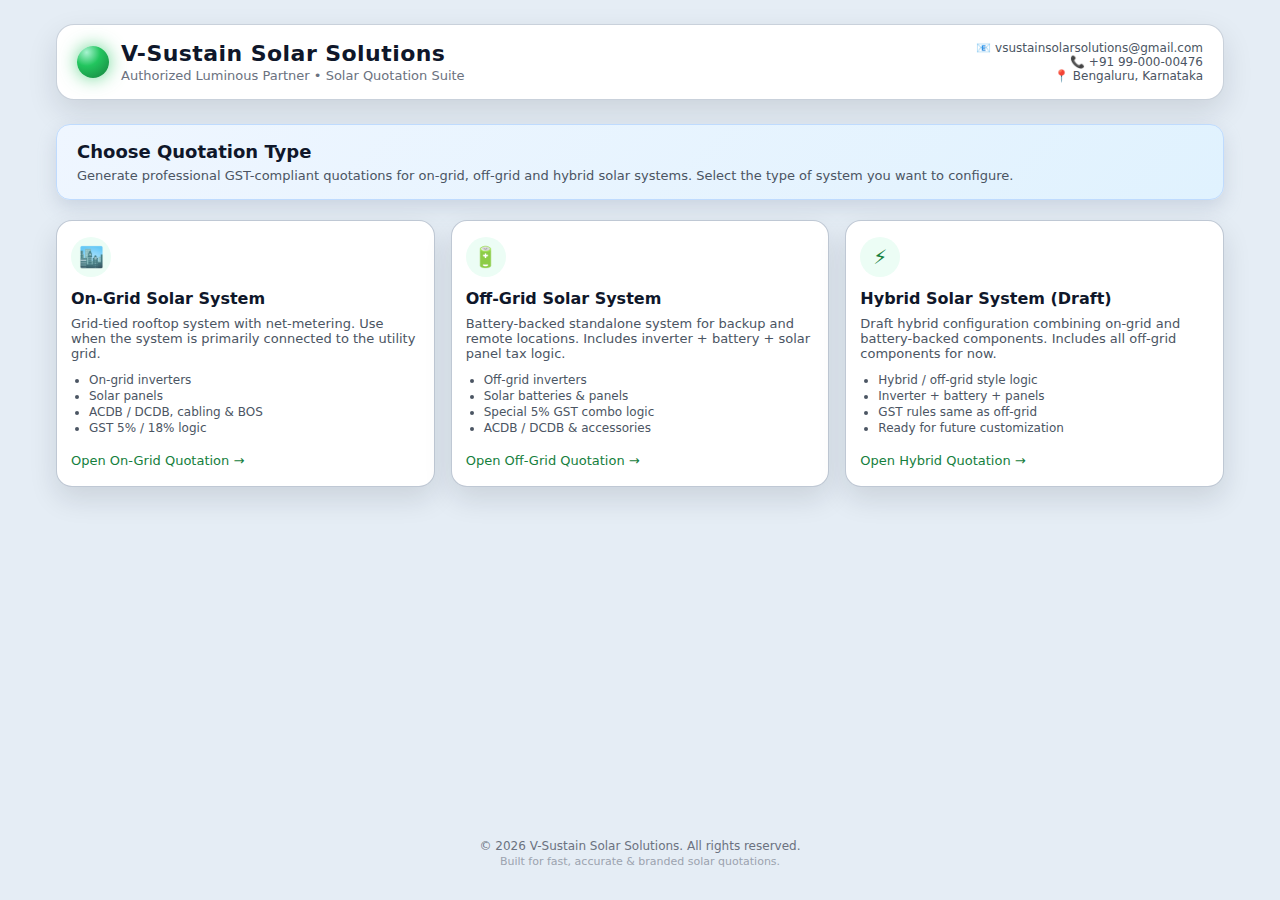
<file: index.html>
<!DOCTYPE html>
<html lang="en">
<head>
  <meta charset="UTF-8" />
  <title>V-Sustain Solar Solutions – Quotation Suite</title>
  <meta name="viewport" content="width=device-width, initial-scale=1" />
  <link rel="stylesheet" href="style.css" />
</head>
<body>
  <div class="page">
    <header class="header">
      <div class="brand">
        <div class="logo-circle"></div>
        <div>
          <h1>V-Sustain Solar Solutions</h1>
          <p class="tagline">Authorized Luminous Partner • Solar Quotation Suite</p>
        </div>
      </div>
      <div class="header-contact">
        <div>📧 vsustainsolarsolutions@gmail.com</div>
        <div>📞 +91 99-000-00476</div>
        <div>📍 Bengaluru, Karnataka</div>
      </div>
    </header>

    <main class="main">
      <section class="intro">
        <h2>Choose Quotation Type</h2>
        <p>
          Generate professional GST-compliant quotations for on-grid, off-grid and hybrid solar systems.
          Select the type of system you want to configure.
        </p>
      </section>

      <section class="cards">
        <!-- On-grid card -->
        <a href="on-grid/index.html" class="card">
          <div class="card-icon">🏙️</div>
          <h3>On-Grid Solar System</h3>
          <p>
            Grid-tied rooftop system with net-metering.
            Use when the system is primarily connected to the utility grid.
          </p>
          <ul class="card-points">
            <li>On-grid inverters</li>
            <li>Solar panels</li>
            <li>ACDB / DCDB, cabling & BOS</li>
            <li>GST 5% / 18% logic</li>
          </ul>
          <span class="card-cta">Open On-Grid Quotation →</span>
        </a>

        <!-- Off-grid card -->
        <a href="off-grid/index.html" class="card">
          <div class="card-icon">🔋</div>
          <h3>Off-Grid Solar System</h3>
          <p>
            Battery-backed standalone system for backup and remote locations.
            Includes inverter + battery + solar panel tax logic.
          </p>
          <ul class="card-points">
            <li>Off-grid inverters</li>
            <li>Solar batteries & panels</li>
            <li>Special 5% GST combo logic</li>
            <li>ACDB / DCDB & accessories</li>
          </ul>
          <span class="card-cta">Open Off-Grid Quotation →</span>
        </a>

        <!-- Hybrid card -->
        <a href="hybrid/index.html" class="card">
          <div class="card-icon">⚡</div>
          <h3>Hybrid Solar System (Draft)</h3>
          <p>
            Draft hybrid configuration combining on-grid and battery-backed components.
            Includes all off-grid components for now.
          </p>
          <ul class="card-points">
            <li>Hybrid / off-grid style logic</li>
            <li>Inverter + battery + panels</li>
            <li>GST rules same as off-grid</li>
            <li>Ready for future customization</li>
          </ul>
          <span class="card-cta">Open Hybrid Quotation →</span>
        </a>
      </section>
    </main>

    <footer class="footer">
      <div>© <span id="year"></span> V-Sustain Solar Solutions. All rights reserved.</div>
      <div class="footer-sub">
        Built for fast, accurate & branded solar quotations.
      </div>
    </footer>
  </div>

  <script>
    // Set current year in footer
    document.getElementById("year").textContent = new Date().getFullYear();
  </script>
</body>
</html>
</file>
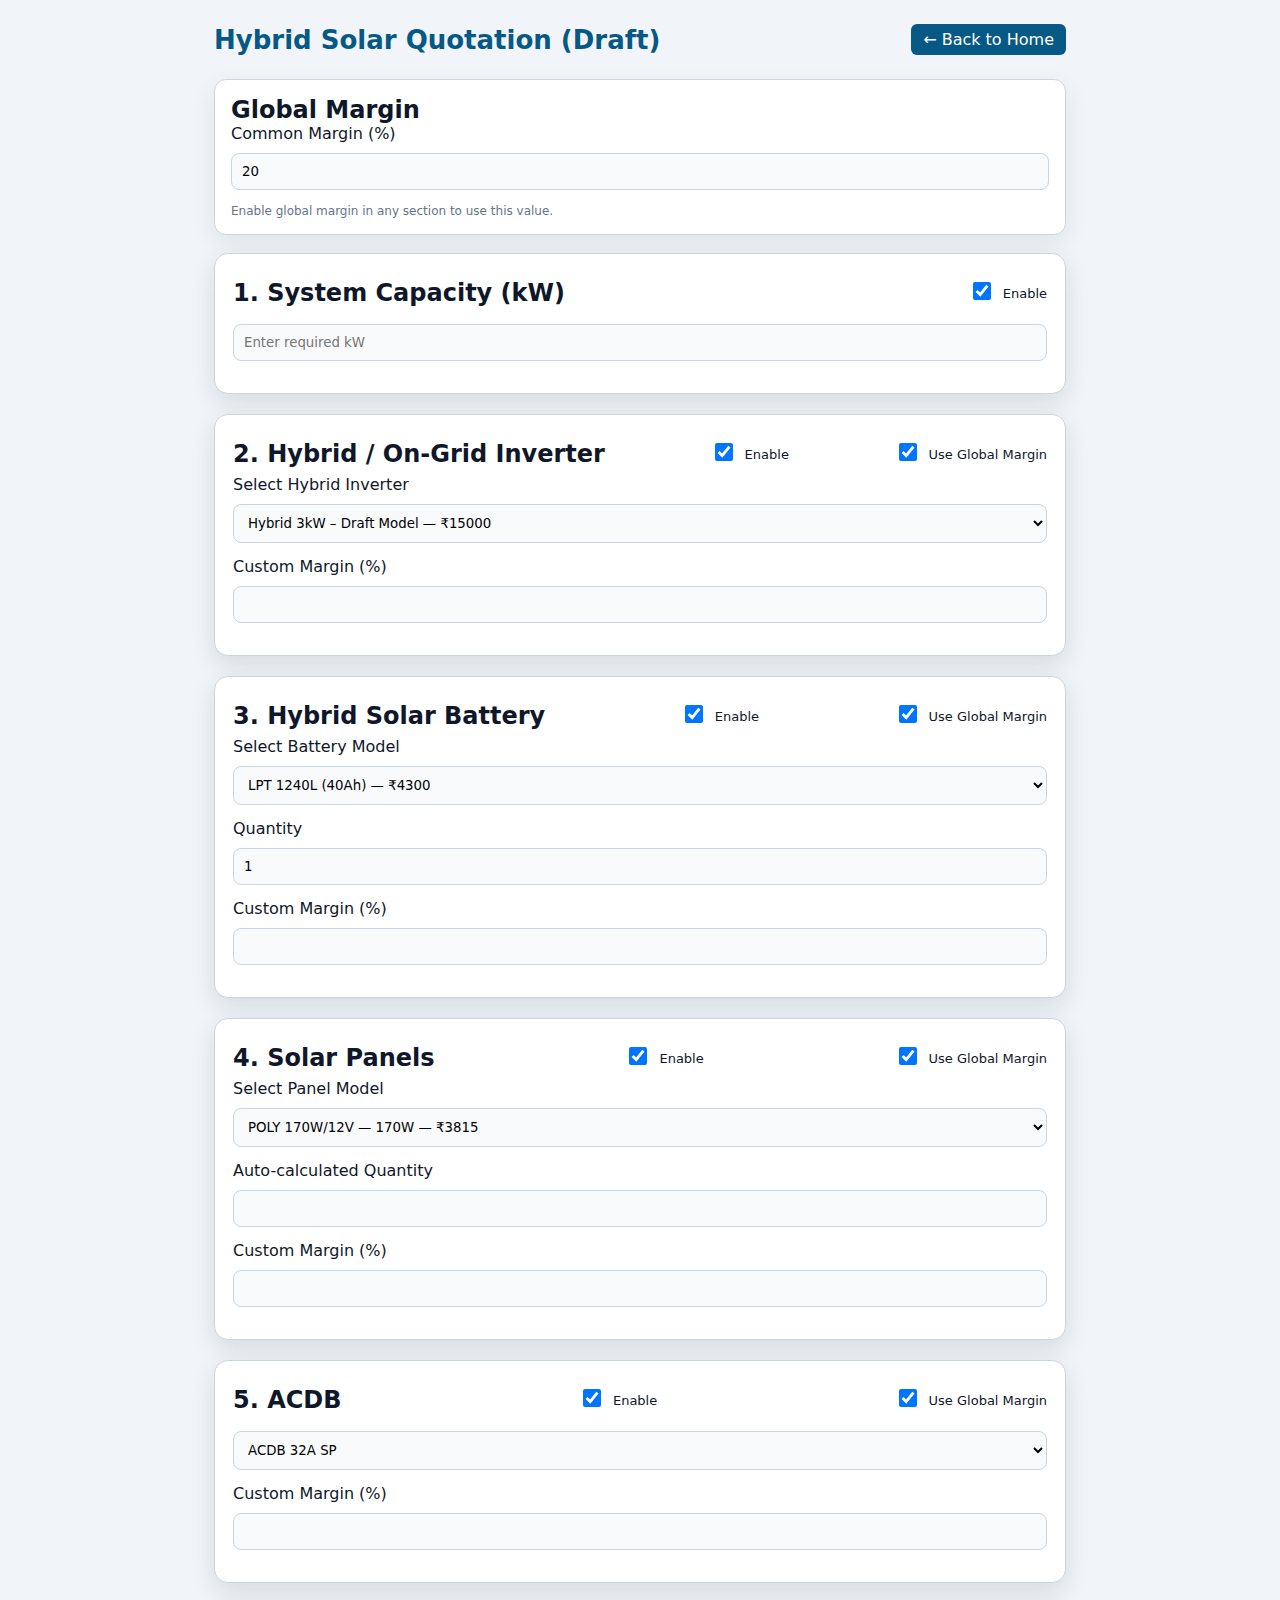
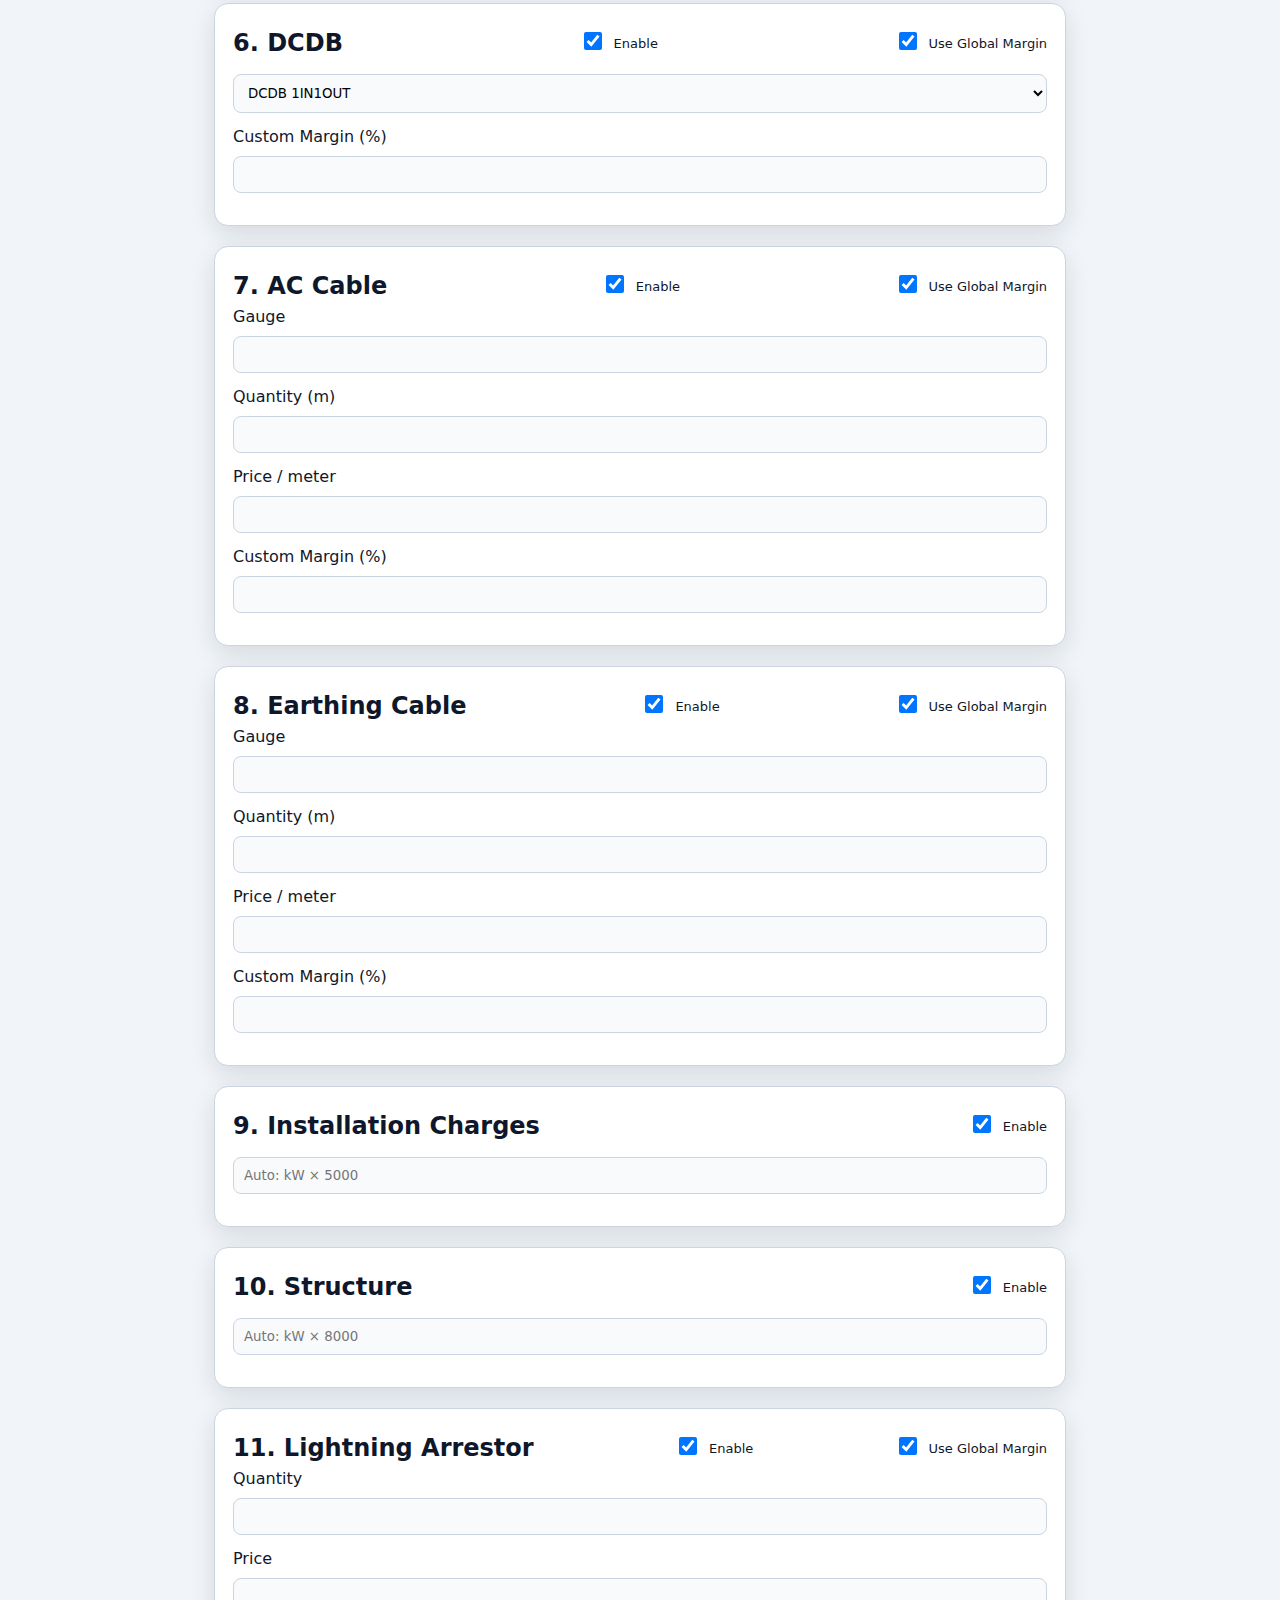
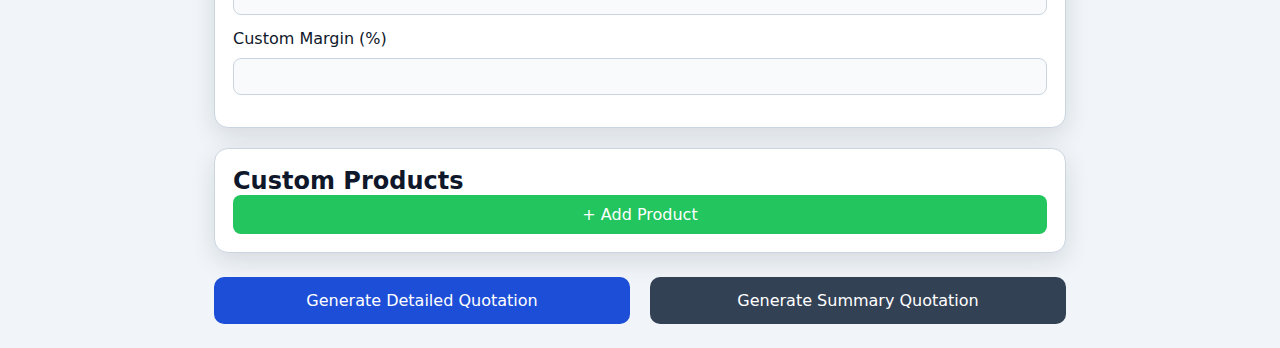
<file: hybrid/index.html>
<!DOCTYPE html>
<html lang="en">

<head>
    <meta charset="UTF-8" />
    <title>Hybrid Solar Quotation – V-Sustain Solar Solutions</title>
    <meta name="viewport" content="width=device-width, initial-scale=1" />
    <link rel="stylesheet" href="style.css" />
</head>

<body>
    <div class="page">

        <header class="header">
            <h1>Hybrid Solar Quotation (Draft)</h1>
            <a href="../index.html" class="back-btn">← Back to Home</a>
        </header>

        <!-- GLOBAL MARGIN -->
        <section class="margin-box">
            <h2>Global Margin</h2>
            <label>Common Margin (%)</label>
            <input type="number" id="globalMargin" value="20">
            <p class="note">Enable global margin in any section to use this value.</p>
        </section>

        <!-- SYSTEM CAPACITY -->
        <section class="card">
            <div class="card-header">
                <h2>1. System Capacity (kW)</h2>
                <label class="toggle">
                    <input type="checkbox" checked data-target="capacity">
                    <span></span> Enable
                </label>
            </div>
            <input type="number" id="systemKW" placeholder="Enter required kW">
        </section>

        <!-- HYBRID INVERTER -->
        <section class="card">
            <div class="card-header">
                <h2>2. Hybrid / On-Grid Inverter</h2>

                <label class="toggle">
                    <input type="checkbox" checked data-target="inverter">
                    <span></span> Enable
                </label>

                <label class="toggle">
                    <input type="checkbox" checked class="margin-toggle" data-target="inverter">
                    <span></span> Use Global Margin
                </label>
            </div>

            <label>Select Hybrid Inverter</label>
            <select id="inverterSelect"></select>

            <label>Custom Margin (%)</label>
            <input type="number" class="custom-margin" data-target="inverter">
        </section>

        <!-- SOLAR BATTERY -->
        <section class="card">
            <div class="card-header">
                <h2>3. Hybrid Solar Battery</h2>

                <label class="toggle">
                    <input type="checkbox" checked data-target="battery">
                    <span></span> Enable
                </label>

                <label class="toggle">
                    <input type="checkbox" checked class="margin-toggle" data-target="battery">
                    <span></span> Use Global Margin
                </label>
            </div>

            <label>Select Battery Model</label>
            <select id="batterySelect"></select>

            <label>Quantity</label>
            <input type="number" id="batteryQty" value="1">

            <label>Custom Margin (%)</label>
            <input type="number" class="custom-margin" data-target="battery">
        </section>

        <!-- SOLAR PANELS -->
        <section class="card">
            <div class="card-header">
                <h2>4. Solar Panels</h2>

                <label class="toggle">
                    <input type="checkbox" checked data-target="panels">
                    <span></span> Enable
                </label>
                <label class="toggle">
                    <input type="checkbox" checked class="margin-toggle" data-target="panels">
                    <span></span> Use Global Margin
                </label>
            </div>

            <label>Select Panel Model</label>
            <select id="panelSelect"></select>

            <label>Auto-calculated Quantity</label>
            <input type="number" id="panelQty" readonly>

            <label>Custom Margin (%)</label>
            <input type="number" class="custom-margin" data-target="panels">
        </section>

        <!-- ACDB -->
        <section class="card">
            <div class="card-header">
                <h2>5. ACDB</h2>
                <label class="toggle">
                    <input type="checkbox" checked data-target="acdb">
                    <span></span> Enable
                </label>
                <label class="toggle">
                    <input type="checkbox" checked class="margin-toggle" data-target="acdb">
                    <span></span> Use Global Margin
                </label>
            </div>

            <select id="acdbSelect"></select>
            <label>Custom Margin (%)</label>
            <input type="number" class="custom-margin" data-target="acdb">
        </section>

        <!-- DCDB -->
        <section class="card">
            <div class="card-header">
                <h2>6. DCDB</h2>
                <label class="toggle">
                    <input type="checkbox" checked data-target="dcdb">
                    <span></span> Enable
                </label>
                <label class="toggle">
                    <input type="checkbox" checked class="margin-toggle" data-target="dcdb">
                    <span></span> Use Global Margin
                </label>
            </div>

            <select id="dcdbSelect"></select>
            <label>Custom Margin (%)</label>
            <input type="number" class="custom-margin" data-target="dcdb">
        </section>

        <!-- AC Cable -->
        <section class="card">
            <div class="card-header">
                <h2>7. AC Cable</h2>
                <label class="toggle">
                    <input type="checkbox" checked data-target="accable">
                    <span></span> Enable
                </label>
                <label class="toggle">
                    <input type="checkbox" checked class="margin-toggle" data-target="accable">
                    <span></span> Use Global Margin
                </label>
            </div>

            <label>Gauge</label>
            <input type="text" id="acGauge">

            <label>Quantity (m)</label>
            <input type="number" id="acQty">

            <label>Price / meter</label>
            <input type="number" id="acPrice">

            <label>Custom Margin (%)</label>
            <input type="number" class="custom-margin" data-target="accable">
        </section>

        <!-- Earthing Cable -->
        <section class="card">
            <div class="card-header">
                <h2>8. Earthing Cable</h2>
                <label class="toggle">
                    <input type="checkbox" checked data-target="earthing">
                    <span></span> Enable
                </label>
                <label class="toggle">
                    <input type="checkbox" checked class="margin-toggle" data-target="earthing">
                    <span></span> Use Global Margin
                </label>
            </div>

            <label>Gauge</label>
            <input type="text" id="earthGauge">

            <label>Quantity (m)</label>
            <input type="number" id="earthQty">

            <label>Price / meter</label>
            <input type="number" id="earthPrice">

            <label>Custom Margin (%)</label>
            <input type="number" class="custom-margin" data-target="earthing">
        </section>

        <!-- Installation -->
        <section class="card">
            <div class="card-header">
                <h2>9. Installation Charges</h2>
                <label class="toggle">
                    <input type="checkbox" checked data-target="installation">
                    <span></span> Enable
                </label>
            </div>

            <input type="number" id="installationCost" readonly placeholder="Auto: kW × 5000">
        </section>

        <!-- Structure -->
        <section class="card">
            <div class="card-header">
                <h2>10. Structure</h2>
                <label class="toggle">
                    <input type="checkbox" checked data-target="structure">
                    <span></span> Enable
                </label>
            </div>

            <input type="number" id="structureCost" readonly placeholder="Auto: kW × 8000">
        </section>

        <!-- Lightning Arrestor -->
        <section class="card">
            <div class="card-header">
                <h2>11. Lightning Arrestor</h2>

                <label class="toggle">
                    <input type="checkbox" checked data-target="lightning">
                    <span></span> Enable
                </label>

                <label class="toggle">
                    <input type="checkbox" checked class="margin-toggle" data-target="lightning">
                    <span></span> Use Global Margin
                </label>
            </div>

            <label>Quantity</label>
            <input type="number" id="lightQty">

            <label>Price</label>
            <input type="number" id="lightPrice">

            <label>Custom Margin (%)</label>
            <input type="number" class="custom-margin" data-target="lightning">
        </section>

        <!-- Custom Product Adder -->
        <section class="card">
            <h2>Custom Products</h2>
            <div id="customProducts"></div>
            <button id="addCustomProduct" class="add-btn">+ Add Product</button>
        </section>

        <!-- Buttons -->
        <section class="button-row">
            <button id="generateDetailed">Generate Detailed Quotation</button>
            <button id="generateSummary" class="alt">Generate Summary Quotation</button>
        </section>

        <!-- Output -->
        <section id="quotationOutput"></section>

    </div>

    <script src="script.js"></script>

</body>

</html>
</file>
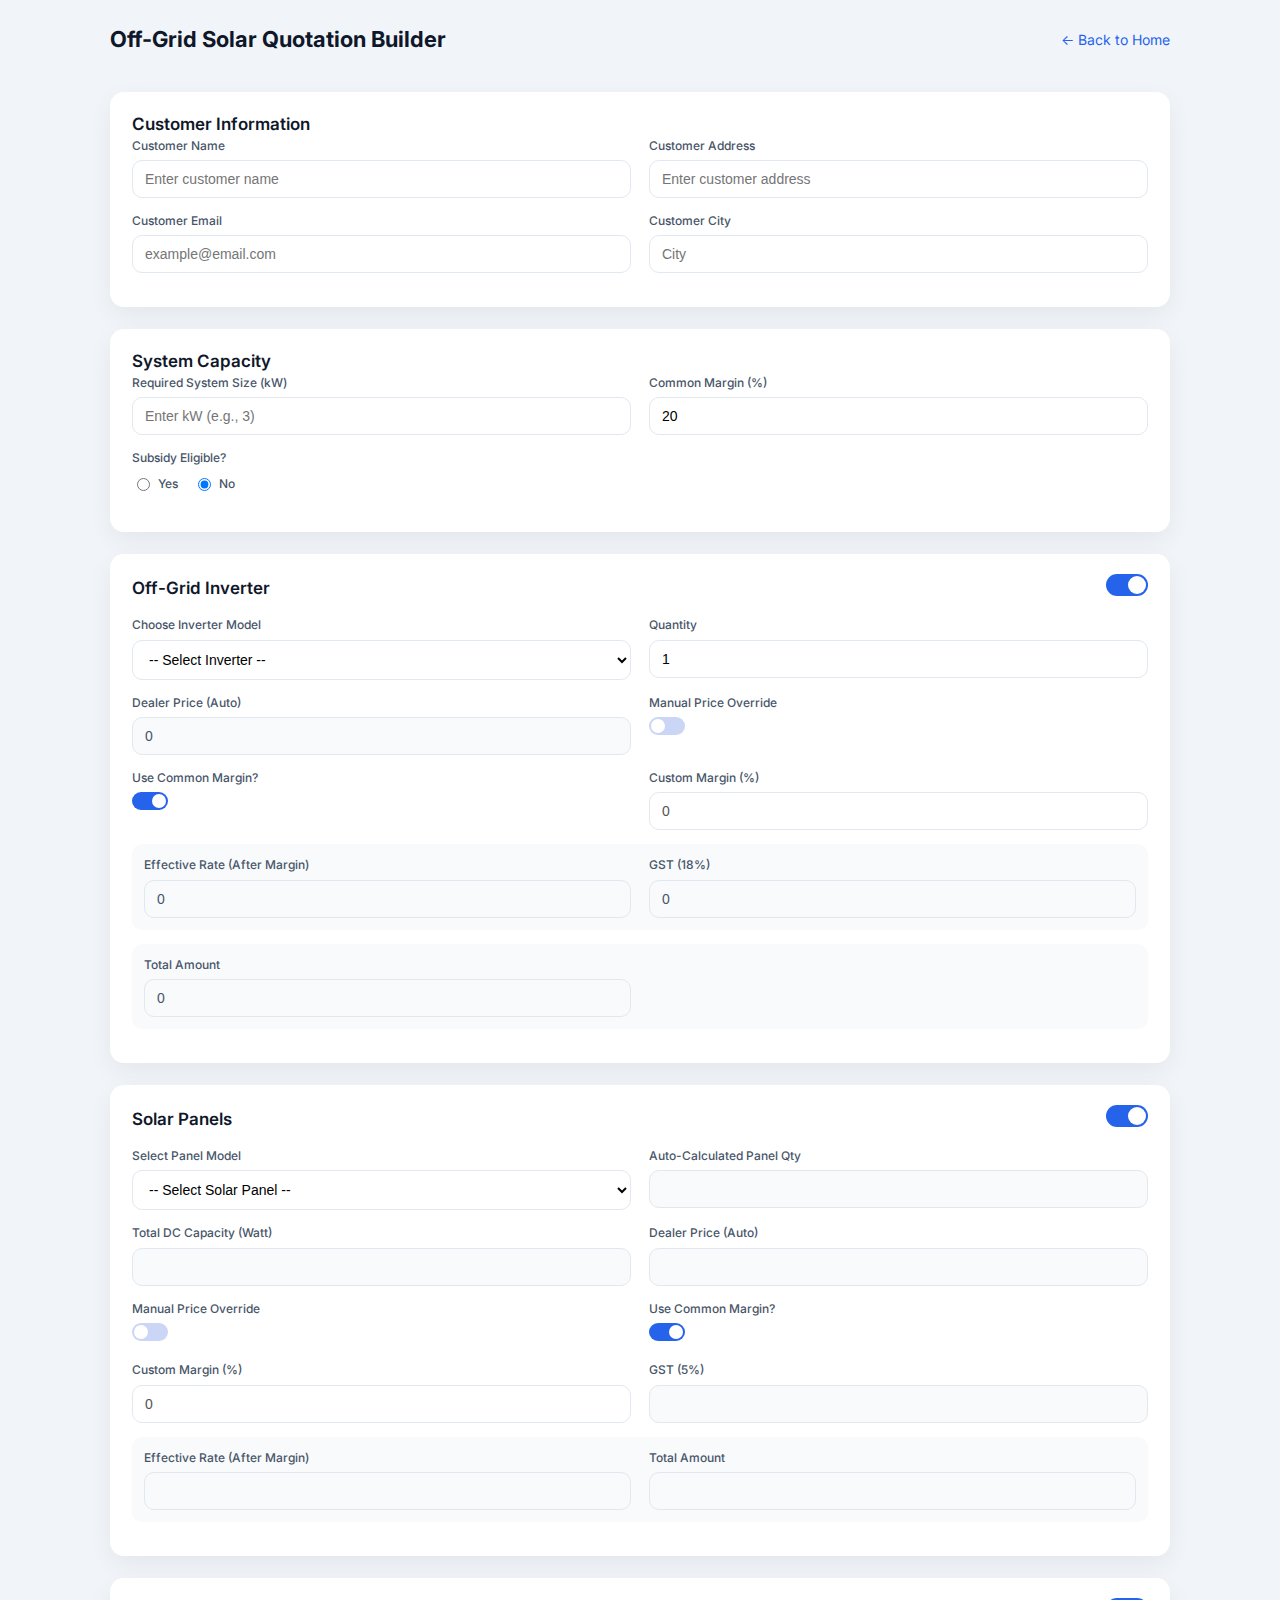
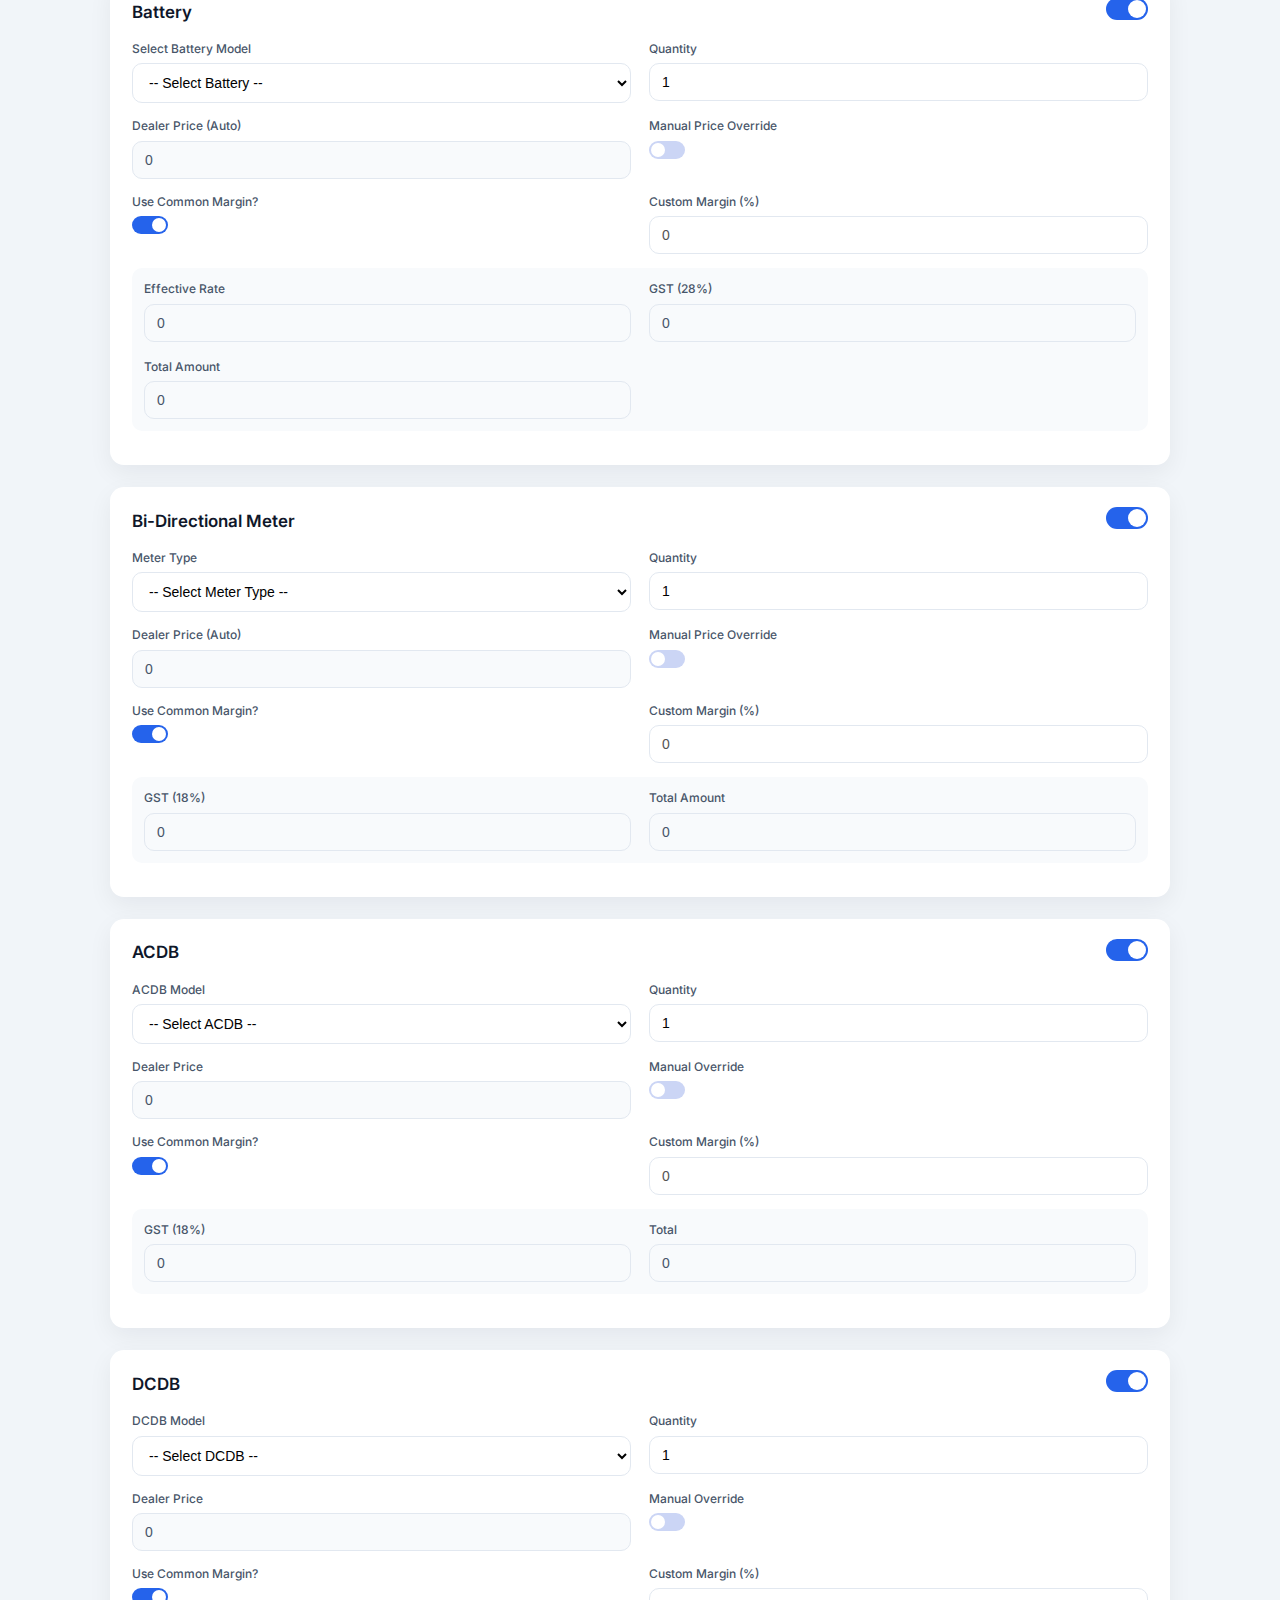
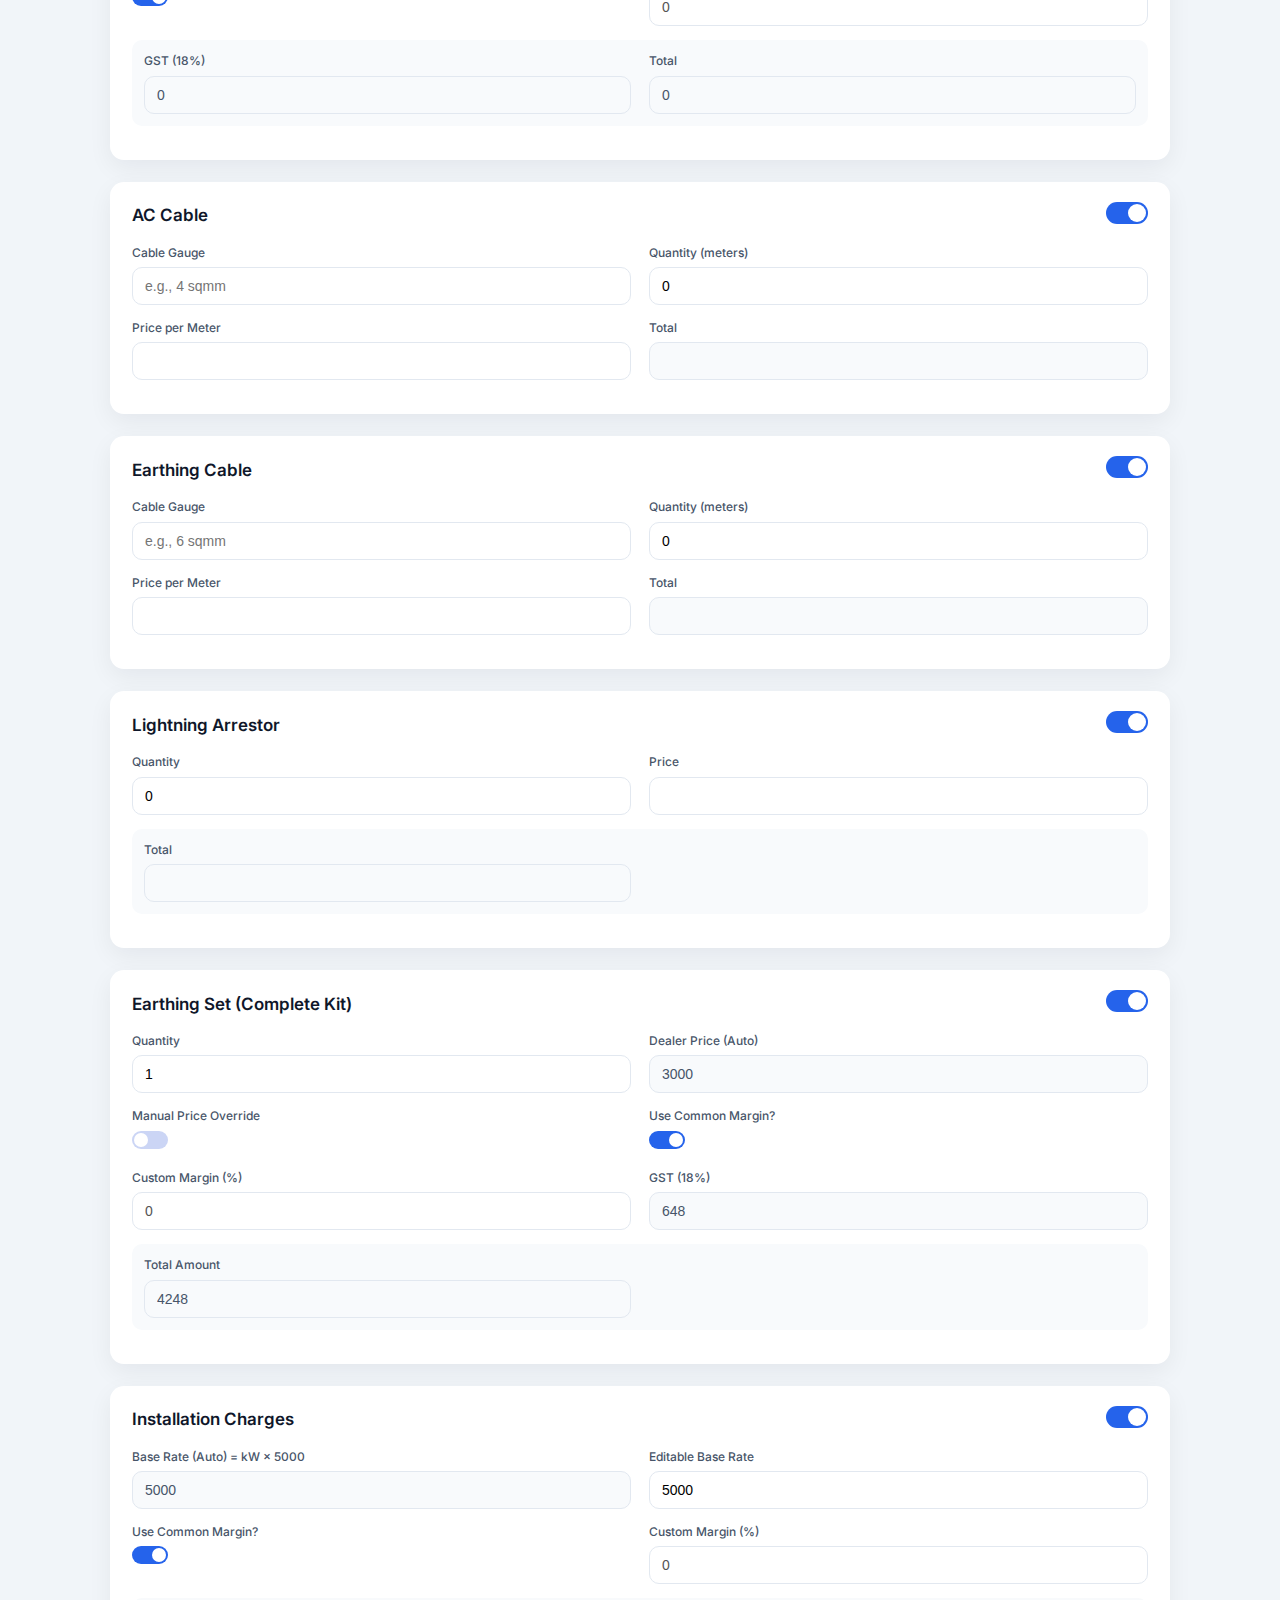
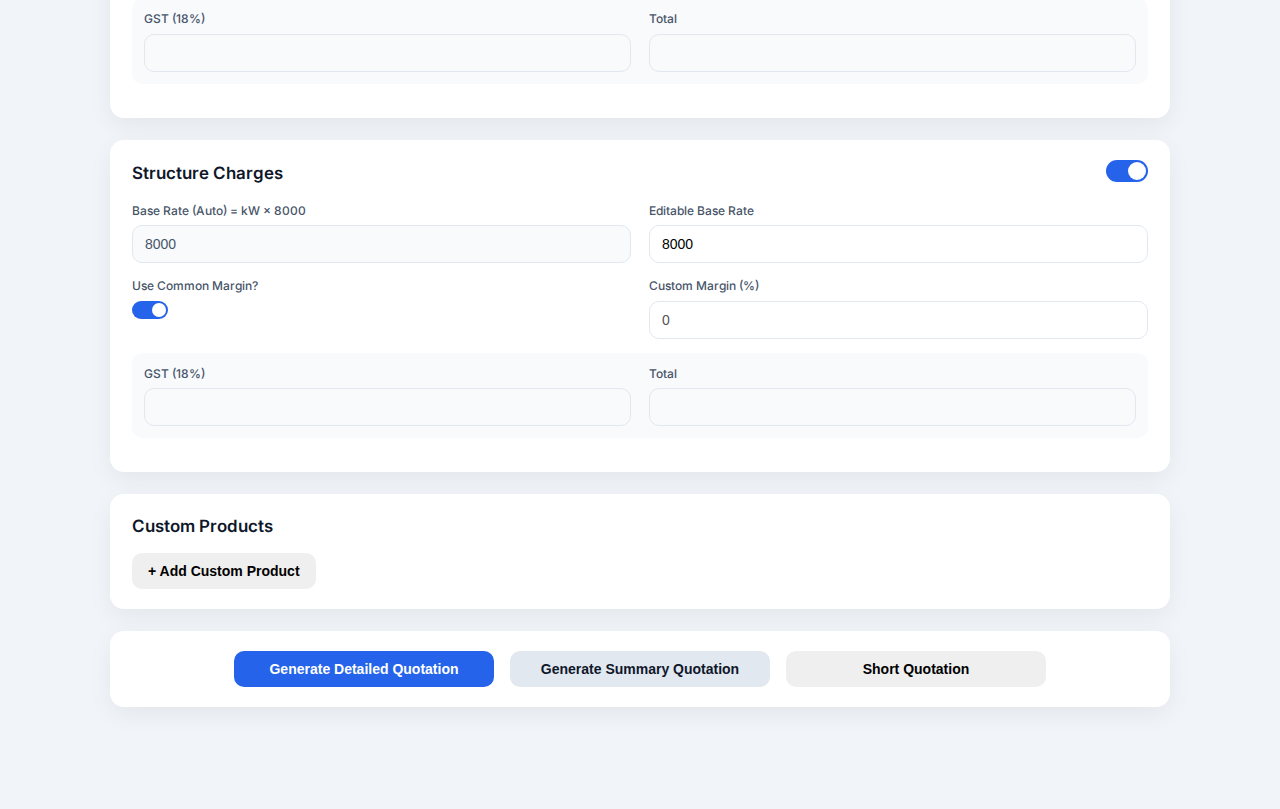
<file: off-grid/index.html>
<!DOCTYPE html>
<html lang="en">
<head>
    <meta charset="UTF-8" />
    <meta name="viewport" content="width=device-width, initial-scale=1.0" />
    <title>Off-Grid Solar Quotation Builder</title>

    <!-- Main Stylesheet -->
    <link rel="stylesheet" href="../on-grid/style.css" /> 
    <!-- reusing on-grid style for consistency, or standard style.css if shared -->
    
    <!-- Google Fonts -->
    <link href="https://fonts.googleapis.com/css2?family=Inter:wght@300;400;500;600;700&display=swap" rel="stylesheet">
</head>

<body>
    <header class="page-header">
        <h1>Off-Grid Solar Quotation Builder</h1>
        <a class="back-home" href="../index.html">← Back to Home</a>
    </header>

    <main class="container">

        <!-- ========================= -->
        <!--   CUSTOMER INFORMATION    -->
        <!-- ========================= -->
        <section class="card">
            <h2>Customer Information</h2>

            <div class="row">
                <div class="col">
                    <label>Customer Name</label>
                    <input type="text" id="customerName" placeholder="Enter customer name" />
                </div>

                <div class="col">
                    <label>Customer Address</label>
                    <input type="text" id="customerAddress" placeholder="Enter customer address" />
                </div>
            </div>

            <div class="row">
                <div class="col">
                    <label>Customer Email</label>
                    <input type="email" id="customerEmail" placeholder="example@email.com" />
                </div>

                <div class="col">
                    <label>Customer City</label>
                    <input type="text" id="customerCity" placeholder="City" />
                </div>
            </div>
        </section>

        <!-- ========================= -->
        <!--     SYSTEM CAPACITY       -->
        <!-- ========================= -->
        <section class="card">
            <h2>System Capacity</h2>

            <div class="row">
                <div class="col">
                    <label>Required System Size (kW)</label>
                    <input type="number" id="systemKw" min="1" placeholder="Enter kW (e.g., 3)" oninput="updateSystemKW()" />
                </div>

                <div class="col">
                    <label>Common Margin (%)</label>
                    <input type="number" id="commonMargin" min="0" max="100" value="20" oninput="applyCommonMargin()" />
                </div>
            </div>

            <!-- SUBSIDY SECTION (Usually not for Off-Grid but kept for consistency if user wants) -->
            <div class="row">
                <div class="col">
                    <label style="display:block; margin-bottom:8px;">Subsidy Eligible?</label>
                    <div style="display:flex; gap:15px; align-items:center;">
                        <label style="display:flex; align-items:center; gap:5px; cursor:pointer;">
                            <input type="radio" name="subsidyEligible" value="yes"> Yes
                        </label>
                        <label style="display:flex; align-items:center; gap:5px; cursor:pointer;">
                            <input type="radio" name="subsidyEligible" value="no" checked> No
                        </label>
                    </div>
                </div>
            </div>
        </section>

        <!-- =================================================== -->
        <!--      PRODUCT CARD — INVERTER                        -->
        <!-- =================================================== -->
        <section class="card" id="inverterCard">
            <div class="card-header">
                <h2>Off-Grid Inverter</h2>
                <label class="switch">
                    <input type="checkbox" id="enableInverter" checked onclick="toggleProduct('inverter')">
                    <span class="slider round"></span>
                </label>
            </div>

            <div class="row">
                <div class="col">
                    <label>Choose Inverter Model</label>
                    <select id="inverterModel" onchange="updateInverterData()">
                        <option value="">-- Select Inverter --</option>
                        <!-- OPTIONS COME FROM script.js -->
                    </select>
                </div>

                <div class="col">
                    <label>Quantity</label>
                    <input type="number" id="inverterQty" value="1" min="1" oninput="updateInverterData()" />
                </div>
            </div>

            <div class="row">
                <div class="col">
                    <label>Dealer Price (Auto)</label>
                    <input type="number" id="inverterDealer" readonly />
                </div>

                <div class="col">
                    <label>Manual Price Override</label>
                    <label class="switch-small">
                        <input type="checkbox" id="inverterOverrideToggle" onclick="toggleOverride('inverter')">
                        <span class="slider-small round"></span>
                    </label>
                    <input type="number" id="inverterOverridePrice" class="hidden" placeholder="Enter manual price" oninput="updateInverterData()" />
                </div>
            </div>

            <div class="row">
                <div class="col">
                    <label>Use Common Margin?</label>
                    <label class="switch-small">
                        <input type="checkbox" id="inverterUseCommonMargin" checked onclick="updateInverterData()">
                        <span class="slider-small round"></span>
                    </label>
                </div>

                <div class="col">
                    <label>Custom Margin (%)</label>
                    <input type="number" id="inverterCustomMargin" value="0" disabled oninput="updateInverterData()" />
                </div>
            </div>

            <div class="row result-row">
                <div class="col">
                    <label>Effective Rate (After Margin)</label>
                    <input type="number" id="inverterFinalRate" readonly />
                </div>

                <div class="col">
                    <label>GST (18%)</label>
                    <input type="number" id="inverterGST" readonly />
                </div>
            </div>

            <div class="row result-row">
                <div class="col">
                    <label>Total Amount</label>
                    <input type="number" id="inverterTotal" readonly />
                </div>
            </div>
        </section>

        <!-- =================================================== -->
        <!--      PRODUCT CARD — SOLAR PANELS                    -->
        <!-- =================================================== -->
        <section class="card" id="panelCard">
            <div class="card-header">
                <h2>Solar Panels</h2>
                <label class="switch">
                    <input type="checkbox" id="enablePanels" checked onclick="toggleProduct('panels')">
                    <span class="slider round"></span>
                </label>
            </div>

            <div class="row">
                <div class="col">
                    <label>Select Panel Model</label>
                    <select id="panelModel" onchange="updatePanelData()">
                        <option value="">-- Select Solar Panel --</option>
                        <!-- PANEL OPTIONS FROM script.js -->
                    </select>
                </div>

                <div class="col">
                    <label>Auto-Calculated Panel Qty</label>
                    <input type="number" id="panelQty" readonly />
                </div>
            </div>

            <div class="row">
                <div class="col">
                    <label>Total DC Capacity (Watt)</label>
                    <input type="number" id="panelCapacity" readonly />
                </div>

                <div class="col">
                    <label>Dealer Price (Auto)</label>
                    <input type="number" id="panelDealer" readonly />
                </div>
            </div>

            <div class="row">
                <div class="col">
                    <label>Manual Price Override</label>
                    <label class="switch-small">
                        <input type="checkbox" id="panelOverrideToggle" onclick="toggleOverride('panels')">
                        <span class="slider-small round"></span>
                    </label>
                    <input type="number" id="panelOverridePrice" class="hidden" placeholder="Enter override price" oninput="updatePanelData()" />
                </div>

                <div class="col">
                    <label>Use Common Margin?</label>
                    <label class="switch-small">
                        <input type="checkbox" id="panelsUseCommonMargin" checked onclick="updatePanelData()">
                        <span class="slider-small round"></span>
                    </label>
                </div>
            </div>

            <div class="row">
                <div class="col">
                    <label>Custom Margin (%)</label>
                    <input type="number" id="panelsCustomMargin" value="0" disabled oninput="updatePanelData()" />
                </div>

                <div class="col">
                    <label>GST (5%)</label>
                    <input type="number" id="panelGST" readonly />
                </div>
            </div>

            <div class="row result-row">
                <div class="col">
                    <label>Effective Rate (After Margin)</label>
                    <input type="number" id="panelFinalRate" readonly />
                </div>

                <div class="col">
                    <label>Total Amount</label>
                    <input type="number" id="panelTotal" readonly />
                </div>
            </div>
        </section>

        <!-- =================================================== -->
        <!--         PRODUCT CARD — BATTERY (OFF-GRID ONLY)      -->
        <!-- =================================================== -->
        <section class="card" id="batteryCard">
            <div class="card-header">
                <h2>Battery</h2>
                <label class="switch">
                    <input type="checkbox" id="enableBattery" checked onclick="toggleProduct('battery')">
                    <span class="slider round"></span>
                </label>
            </div>

            <div class="row">
                <div class="col">
                    <label>Select Battery Model</label>
                    <select id="batteryModel" onchange="updateBatteryData()">
                        <option value="">-- Select Battery --</option>
                        <!-- BATTERY OPTIONS FROM script.js -->
                    </select>
                </div>

                <div class="col">
                    <label>Quantity</label>
                    <input type="number" id="batteryQty" value="1" min="1" oninput="updateBatteryData()" />
                </div>
            </div>

            <div class="row">
                <div class="col">
                    <label>Dealer Price (Auto)</label>
                    <input type="number" id="batteryDealer" readonly />
                </div>

                <div class="col">
                    <label>Manual Price Override</label>
                    <label class="switch-small">
                        <input type="checkbox" id="batteryOverrideToggle" onclick="toggleOverride('battery')">
                        <span class="slider-small round"></span>
                    </label>
                    <input type="number" id="batteryOverridePrice" class="hidden" placeholder="Enter override price" oninput="updateBatteryData()" />
                </div>
            </div>

            <div class="row">
                <div class="col">
                    <label>Use Common Margin?</label>
                    <label class="switch-small">
                        <input type="checkbox" id="batteryUseCommonMargin" checked onclick="updateBatteryData()">
                        <span class="slider-small round"></span>
                    </label>
                </div>

                <div class="col">
                    <label>Custom Margin (%)</label>
                    <input type="number" id="batteryCustomMargin" value="0" disabled oninput="updateBatteryData()" />
                </div>
            </div>

            <div class="row result-row">
                <div class="col">
                    <label>Effective Rate</label>
                    <input type="number" id="batteryFinalRate" readonly />
                </div>

                <div class="col">
                    <label>GST (28%)</label>
                    <input type="number" id="batteryGST" readonly />
                </div>

                <div class="col">
                    <label>Total Amount</label>
                    <input type="number" id="batteryTotal" readonly />
                </div>
            </div>
        </section>

        <!-- =================================================== -->
        <!--     PRODUCT CARD — BI-DIRECTIONAL METER             -->
        <!-- =================================================== -->
        <section class="card" id="meterCard">
            <div class="card-header">
                <h2>Bi-Directional Meter</h2>
                <label class="switch">
                    <input type="checkbox" id="enableMeter" checked onclick="toggleProduct('meter')">
                    <span class="slider round"></span>
                </label>
            </div>

            <div class="row">
                <div class="col">
                    <label>Meter Type</label>
                    <select id="meterType" onchange="updateMeterData()">
                        <option value="">-- Select Meter Type --</option>
                        <option value="single">Single Phase</option>
                        <option value="three">Three Phase</option>
                    </select>
                </div>

                <div class="col">
                    <label>Quantity</label>
                    <input type="number" id="meterQty" value="1" min="1" oninput="updateMeterData()" />
                </div>
            </div>

            <div class="row">
                <div class="col">
                    <label>Dealer Price (Auto)</label>
                    <input type="number" id="meterDealer" readonly />
                </div>

                <div class="col">
                    <label>Manual Price Override</label>
                    <label class="switch-small">
                        <input type="checkbox" id="meterOverrideToggle" onclick="toggleOverride('meter')">
                        <span class="slider-small round"></span>
                    </label>
                    <input type="number" id="meterOverridePrice" class="hidden" placeholder="Enter override price" oninput="updateMeterData()" />
                </div>
            </div>

            <div class="row">
                <div class="col">
                    <label>Use Common Margin?</label>
                    <label class="switch-small">
                        <input type="checkbox" id="meterUseCommonMargin" checked onclick="updateMeterData()">
                        <span class="slider-small round"></span>
                    </label>
                </div>

                <div class="col">
                    <label>Custom Margin (%)</label>
                    <input type="number" id="meterCustomMargin" disabled value="0" oninput="updateMeterData()" />
                </div>
            </div>

            <div class="row result-row">
                <div class="col">
                    <label>GST (18%)</label>
                    <input type="number" id="meterGST" readonly />
                </div>

                <div class="col">
                    <label>Total Amount</label>
                    <input type="number" id="meterTotal" readonly />
                </div>
            </div>
        </section>

        <!-- =================================================== -->
        <!--            ACDB PRODUCT CARD                        -->
        <!-- =================================================== -->
        <section class="card" id="acdbCard">
            <div class="card-header">
                <h2>ACDB</h2>
                <label class="switch">
                    <input type="checkbox" id="enableACDB" checked onclick="toggleProduct('acdb')">
                    <span class="slider round"></span>
                </label>
            </div>

            <div class="row">
                <div class="col">
                    <label>ACDB Model</label>
                    <select id="acdbModel" onchange="updateACDBData()">
                        <option value="">-- Select ACDB --</option>
                        <!-- ACDB OPTIONS FROM script.js -->
                    </select>
                </div>

                <div class="col">
                    <label>Quantity</label>
                    <input type="number" id="acdbQty" value="1" min="1" oninput="updateACDBData()" />
                </div>
            </div>

            <div class="row">
                <div class="col">
                    <label>Dealer Price</label>
                    <input type="number" id="acdbDealer" readonly />
                </div>

                <div class="col">
                    <label>Manual Override</label>
                    <label class="switch-small">
                        <input type="checkbox" id="acdbOverrideToggle" onclick="toggleOverride('acdb')">
                        <span class="slider-small round"></span>
                    </label>
                    <input id="acdbOverridePrice" class="hidden" type="number" placeholder="Override price" oninput="updateACDBData()">
                </div>
            </div>

            <div class="row">
                <div class="col">
                    <label>Use Common Margin?</label>
                    <label class="switch-small">
                        <input type="checkbox" id="acdbUseCommonMargin" checked onclick="updateACDBData()">
                        <span class="slider-small round"></span>
                    </label>
                </div>

                <div class="col">
                    <label>Custom Margin (%)</label>
                    <input type="number" id="acdbCustomMargin" value="0" disabled oninput="updateACDBData()" />
                </div>
            </div>

            <div class="row result-row">
                <div class="col">
                    <label>GST (18%)</label>
                    <input type="number" id="acdbGST" readonly />
                </div>

                <div class="col">
                    <label>Total</label>
                    <input type="number" id="acdbTotal" readonly />
                </div>
            </div>
        </section>

        <!-- =================================================== -->
        <!--                DCDB PRODUCT CARD                    -->
        <!-- =================================================== -->
        <section class="card" id="dcdbCard">
            <div class="card-header">
                <h2>DCDB</h2>
                <label class="switch">
                    <input type="checkbox" id="enableDCDB" checked onclick="toggleProduct('dcdb')">
                    <span class="slider round"></span>
                </label>
            </div>

            <div class="row">
                <div class="col">
                    <label>DCDB Model</label>
                    <select id="dcdbModel" onchange="updateDCDBData()">
                        <option value="">-- Select DCDB --</option>
                        <!-- OPTIONS FROM script.js -->
                    </select>
                </div>

                <div class="col">
                    <label>Quantity</label>
                    <input type="number" id="dcdbQty" value="1" min="1" oninput="updateDCDBData()" />
                </div>
            </div>

            <div class="row">
                <div class="col">
                    <label>Dealer Price</label>
                    <input type="number" id="dcdbDealer" readonly />
                </div>

                <div class="col">
                    <label>Manual Override</label>
                    <label class="switch-small">
                        <input type="checkbox" id="dcdbOverrideToggle" onclick="toggleOverride('dcdb')">
                        <span class="slider-small round"></span>
                    </label>
                    <input id="dcdbOverridePrice" class="hidden" type="number" placeholder="Override price" oninput="updateDCDBData()">
                </div>
            </div>

            <div class="row">
                <div class="col">
                    <label>Use Common Margin?</label>
                    <label class="switch-small">
                        <input type="checkbox" id="dcdbUseCommonMargin" checked onclick="updateDCDBData()">
                        <span class="slider-small round"></span>
                    </label>
                </div>

                <div class="col">
                    <label>Custom Margin (%)</label>
                    <input type="number" id="dcdbCustomMargin" value="0" disabled oninput="updateDCDBData()" />
                </div>
            </div>

            <div class="row result-row">
                <div class="col">
                    <label>GST (18%)</label>
                    <input type="number" id="dcdbGST" readonly />
                </div>

                <div class="col">
                    <label>Total</label>
                    <input type="number" id="dcdbTotal" readonly />
                </div>
            </div>
        </section>

        <!-- =================================================== -->
        <!--             AC CABLE (SIMPLE FIELD)                 -->
        <!-- =================================================== -->
        <section class="card" id="acCableCard">
            <div class="card-header">
                <h2>AC Cable</h2>
                <label class="switch">
                    <input type="checkbox" id="enableACCable" checked onclick="toggleProduct('acCable')">
                    <span class="slider round"></span>
                </label>
            </div>

            <div class="row">
                <div class="col">
                    <label>Cable Gauge</label>
                    <input type="text" id="acCableGauge" placeholder="e.g., 4 sqmm" oninput="updateACCableData()" />
                </div>

                <div class="col">
                    <label>Quantity (meters)</label>
                    <input type="number" id="acCableQty" value="0" oninput="updateACCableData()" />
                </div>
            </div>

            <div class="row">
                <div class="col">
                    <label>Price per Meter</label>
                    <input type="number" id="acCablePrice" oninput="updateACCableData()" />
                </div>

                <div class="col">
                    <label>Total</label>
                    <input type="number" id="acCableTotal" readonly />
                </div>
            </div>
        </section>

        <!-- =================================================== -->
        <!--          EARTHING CABLE (SIMPLE FIELD)              -->
        <!-- =================================================== -->
        <section class="card" id="earthCableCard">
            <div class="card-header">
                <h2>Earthing Cable</h2>
                <label class="switch">
                    <input type="checkbox" id="enableEarthCable" checked onclick="toggleProduct('earthCable')">
                    <span class="slider round"></span>
                </label>
            </div>

            <div class="row">
                <div class="col">
                    <label>Cable Gauge</label>
                    <input type="text" id="earthCableGauge" placeholder="e.g., 6 sqmm" oninput="updateEarthCableData()" />
                </div>

                <div class="col">
                    <label>Quantity (meters)</label>
                    <input type="number" id="earthCableQty" value="0" oninput="updateEarthCableData()" />
                </div>
            </div>

            <div class="row">
                <div class="col">
                    <label>Price per Meter</label>
                    <input type="number" id="earthCablePrice" oninput="updateEarthCableData()" />
                </div>

                <div class="col">
                    <label>Total</label>
                    <input type="number" id="earthCableTotal" readonly />
                </div>
            </div>
        </section>

        <!-- =================================================== -->
        <!--         LIGHTNING ARRESTOR (SIMPLE FIELD)           -->
        <!-- =================================================== -->
        <section class="card" id="laCard">
            <div class="card-header">
                <h2>Lightning Arrestor</h2>
                <label class="switch">
                    <input type="checkbox" id="enableLA" checked onclick="toggleProduct('la')">
                    <span class="slider round"></span>
                </label>
            </div>

            <div class="row">
                <div class="col">
                    <label>Quantity</label>
                    <input type="number" id="laQty" value="0" oninput="updateLAData()" />
                </div>

                <div class="col">
                    <label>Price</label>
                    <input type="number" id="laPrice" oninput="updateLAData()" />
                </div>
            </div>

            <div class="row result-row">
                <div class="col">
                    <label>Total</label>
                    <input type="number" id="laTotal" readonly />
                </div>
            </div>
        </section>

        <!-- =================================================== -->
<!--          EARTHING SET (COMPLETE KIT)                -->
<!-- =================================================== -->
<section class="card" id="earthingSetCard">
  <div class="card-header">
    <h2>Earthing Set (Complete Kit)</h2>
    <label class="switch">
      <input type="checkbox" id="enableEarthingSet" checked onclick="toggleProduct('earthingSet')">
      <span class="slider round"></span>
    </label>
  </div>

  <div class="row">
    <div class="col">
      <label>Quantity</label>
      <input type="number" id="earthingSetQty" value="1" min="1" oninput="updateEarthingSetData()" />
    </div>

    <div class="col">
      <label>Dealer Price (Auto)</label>
      <input type="number" id="earthingSetDealer" value="3000" readonly />
    </div>
  </div>

  <div class="row">
    <div class="col">
      <label>Manual Price Override</label>
      <label class="switch-small">
        <input type="checkbox" id="earthingSetOverrideToggle" onclick="toggleOverrideUI('earthingSet')">
        <span class="slider-small round"></span>
      </label>
      <input type="number" id="earthingSetOverridePrice" class="hidden"
             placeholder="Enter override price" oninput="updateEarthingSetData()" />
    </div>

    <div class="col">
      <label>Use Common Margin?</label>
      <label class="switch-small">
        <input type="checkbox" id="earthingSetUseCommonMargin" checked onclick="updateEarthingSetData()">
        <span class="slider-small round"></span>
      </label>
    </div>
  </div>

  <div class="row">
    <div class="col">
      <label>Custom Margin (%)</label>
      <input type="number" id="earthingSetCustomMargin" value="0" disabled
             oninput="updateEarthingSetData()" />
    </div>

    <div class="col">
      <label>GST (18%)</label>
      <input type="number" id="earthingSetGST" readonly />
    </div>
  </div>

  <div class="row result-row">
    <div class="col">
      <label>Total Amount</label>
      <input type="number" id="earthingSetTotal" readonly />
    </div>
  </div>
</section>


        <!-- =================================================== -->
        <!--        INSTALLATION CHARGES (FULL CARD)             -->
        <!-- =================================================== -->
        <section class="card" id="installationCard">
            <div class="card-header">
                <h2>Installation Charges</h2>
                <label class="switch">
                    <input type="checkbox" id="enableInstallation" checked onclick="toggleProduct('installation')">
                    <span class="slider round"></span>
                </label>
            </div>

            <div class="row">
                <div class="col">
                    <label>Base Rate (Auto) = kW × 5000</label>
                    <input type="number" id="installBase" readonly />
                </div>

                <div class="col">
                    <label>Editable Base Rate</label>
                    <input type="number" id="installEditable" oninput="updateInstallationData()" />
                </div>
            </div>

            <div class="row">
                <div class="col">
                    <label>Use Common Margin?</label>
                    <label class="switch-small">
                        <input type="checkbox" id="installUseCommonMargin" checked onclick="updateInstallationData()">
                        <span class="slider-small round"></span>
                    </label>
                </div>

                <div class="col">
                    <label>Custom Margin (%)</label>
                    <input type="number" id="installCustomMargin" value="0" disabled oninput="updateInstallationData()" />
                </div>
            </div>

            <div class="row result-row">
                <div class="col">
                    <label>GST (18%)</label>
                    <input type="number" id="installGST" readonly />
                </div>

                <div class="col">
                    <label>Total</label>
                    <input type="number" id="installTotal" readonly />
                </div>
            </div>
        </section>

        <!-- =================================================== -->
        <!--            STRUCTURE CHARGES (FULL CARD)            -->
        <!-- =================================================== -->
        <section class="card" id="structureCard">
            <div class="card-header">
                <h2>Structure Charges</h2>
                <label class="switch">
                    <input type="checkbox" id="enableStructure" checked onclick="toggleProduct('structure')">
                    <span class="slider round"></span>
                </label>
            </div>

            <div class="row">
                <div class="col">
                    <label>Base Rate (Auto) = kW × 8000</label>
                    <input type="number" id="structBase" readonly />
                </div>

                <div class="col">
                    <label>Editable Base Rate</label>
                    <input type="number" id="structEditable" oninput="updateStructureData()" />
                </div>
            </div>

            <div class="row">
                <div class="col">
                    <label>Use Common Margin?</label>
                    <label class="switch-small">
                        <input type="checkbox" id="structUseCommonMargin" checked onclick="updateStructureData()">
                        <span class="slider-small round"></span>
                    </label>
                </div>

                <div class="col">
                    <label>Custom Margin (%)</label>
                    <input type="number" id="structCustomMargin" value="0" disabled oninput="updateStructureData()" />
                </div>
            </div>

            <div class="row result-row">
                <div class="col">
                    <label>GST (18%)</label>
                    <input type="number" id="structGST" readonly />
                </div>

                <div class="col">
                    <label>Total</label>
                    <input type="number" id="structTotal" readonly />
                </div>
            </div>
        </section>
        <!-- =================================================== -->
        <!--            CUSTOM PRODUCT ADD SECTION               -->
        <!-- =================================================== -->
        <section class="card" id="customProductSection">
            <div class="card-header">
                <h2>Custom Products</h2>
            </div>

            <div id="customProductList"></div>

            <button class="btn" onclick="addCustomProduct()">+ Add Custom Product</button>
        </section>

        <!-- =================================================== -->
        <!--       QUOTATION GENERATION BUTTONS                  -->
        <!-- =================================================== -->
        <section class="card generate-card">
            <button class="btn primary" onclick="generateDetailedQuote()">
                Generate Detailed Quotation
            </button>

            <button class="btn secondary" onclick="generateSummaryQuote()">
                Generate Summary Quotation
            </button>

            <button class="btn accent" onclick="generateShortQuote()">
                Short Quotation
            </button>
        </section>

    </main>

    <!-- =================================================== -->
    <!--                 SCRIPT IMPORTS                      -->
    <!-- =================================================== -->
    <script src="script.js"></script>

</body>
</html>
</file>
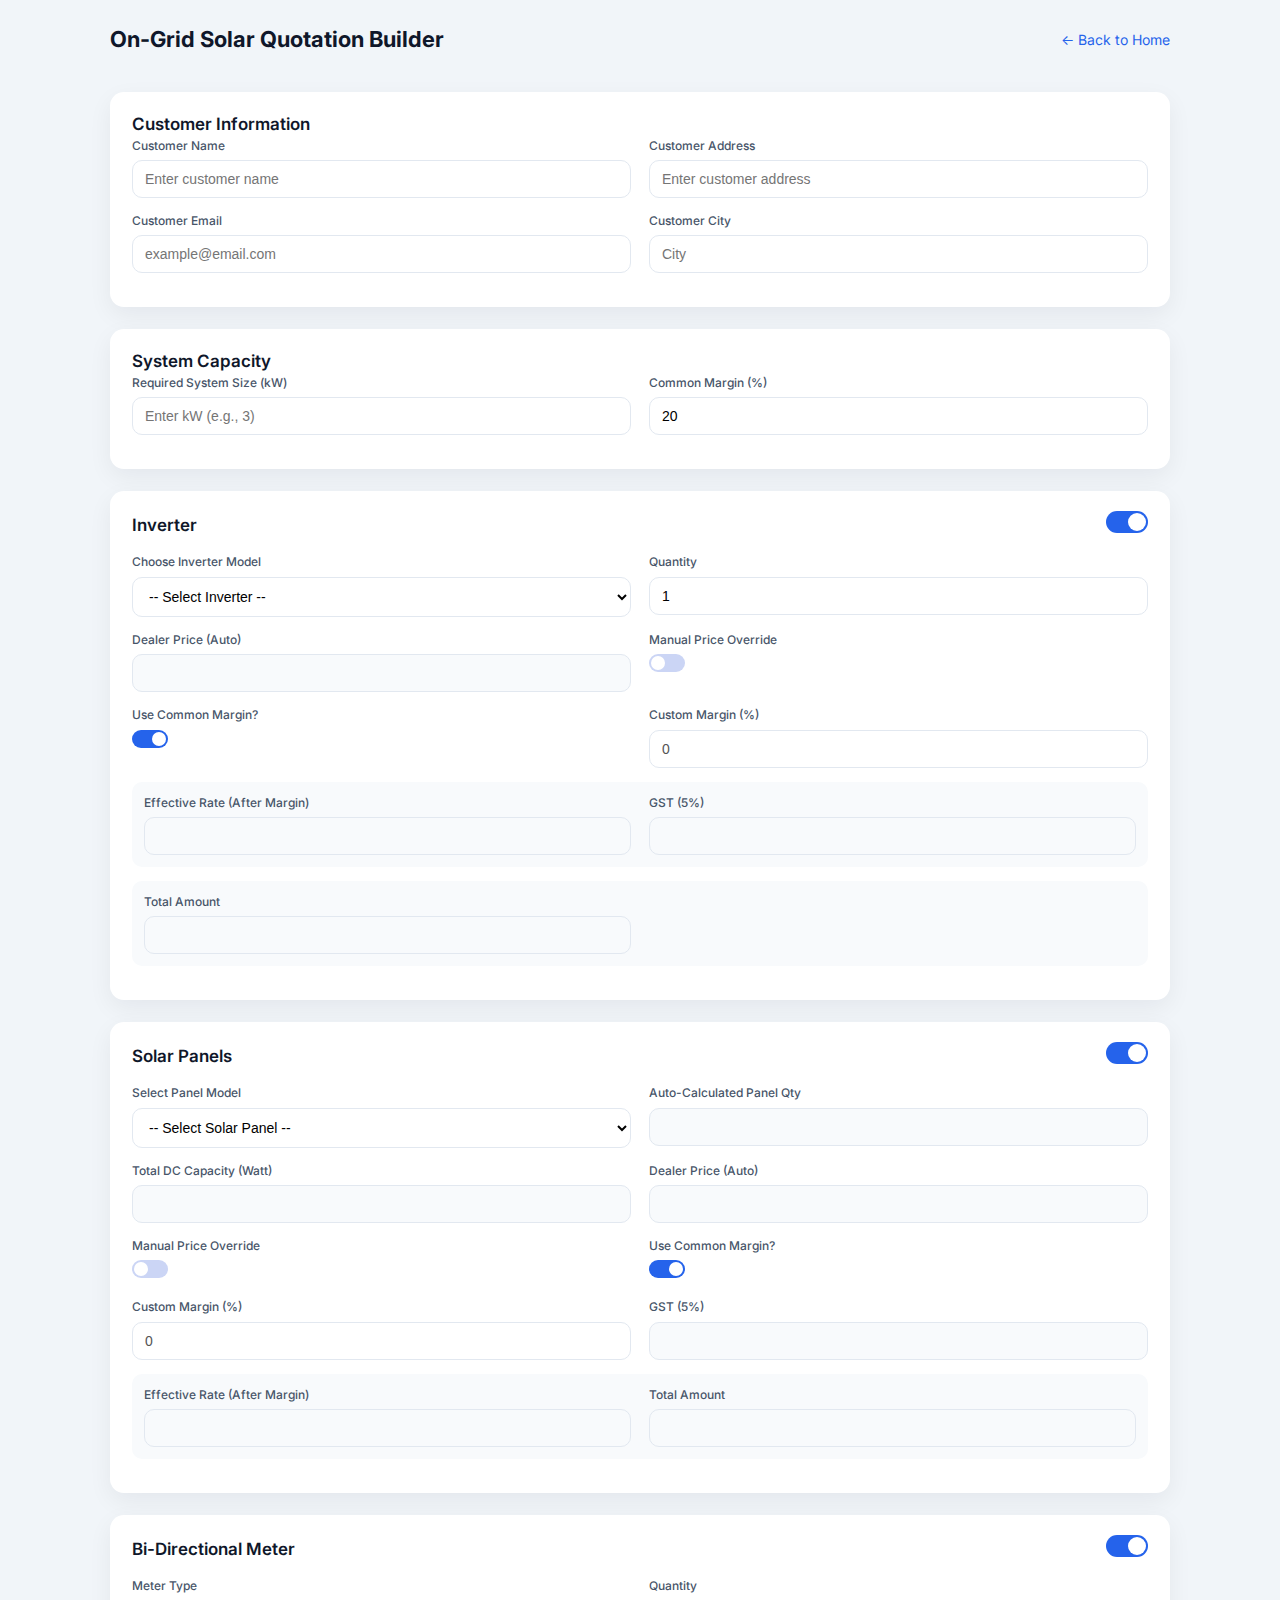
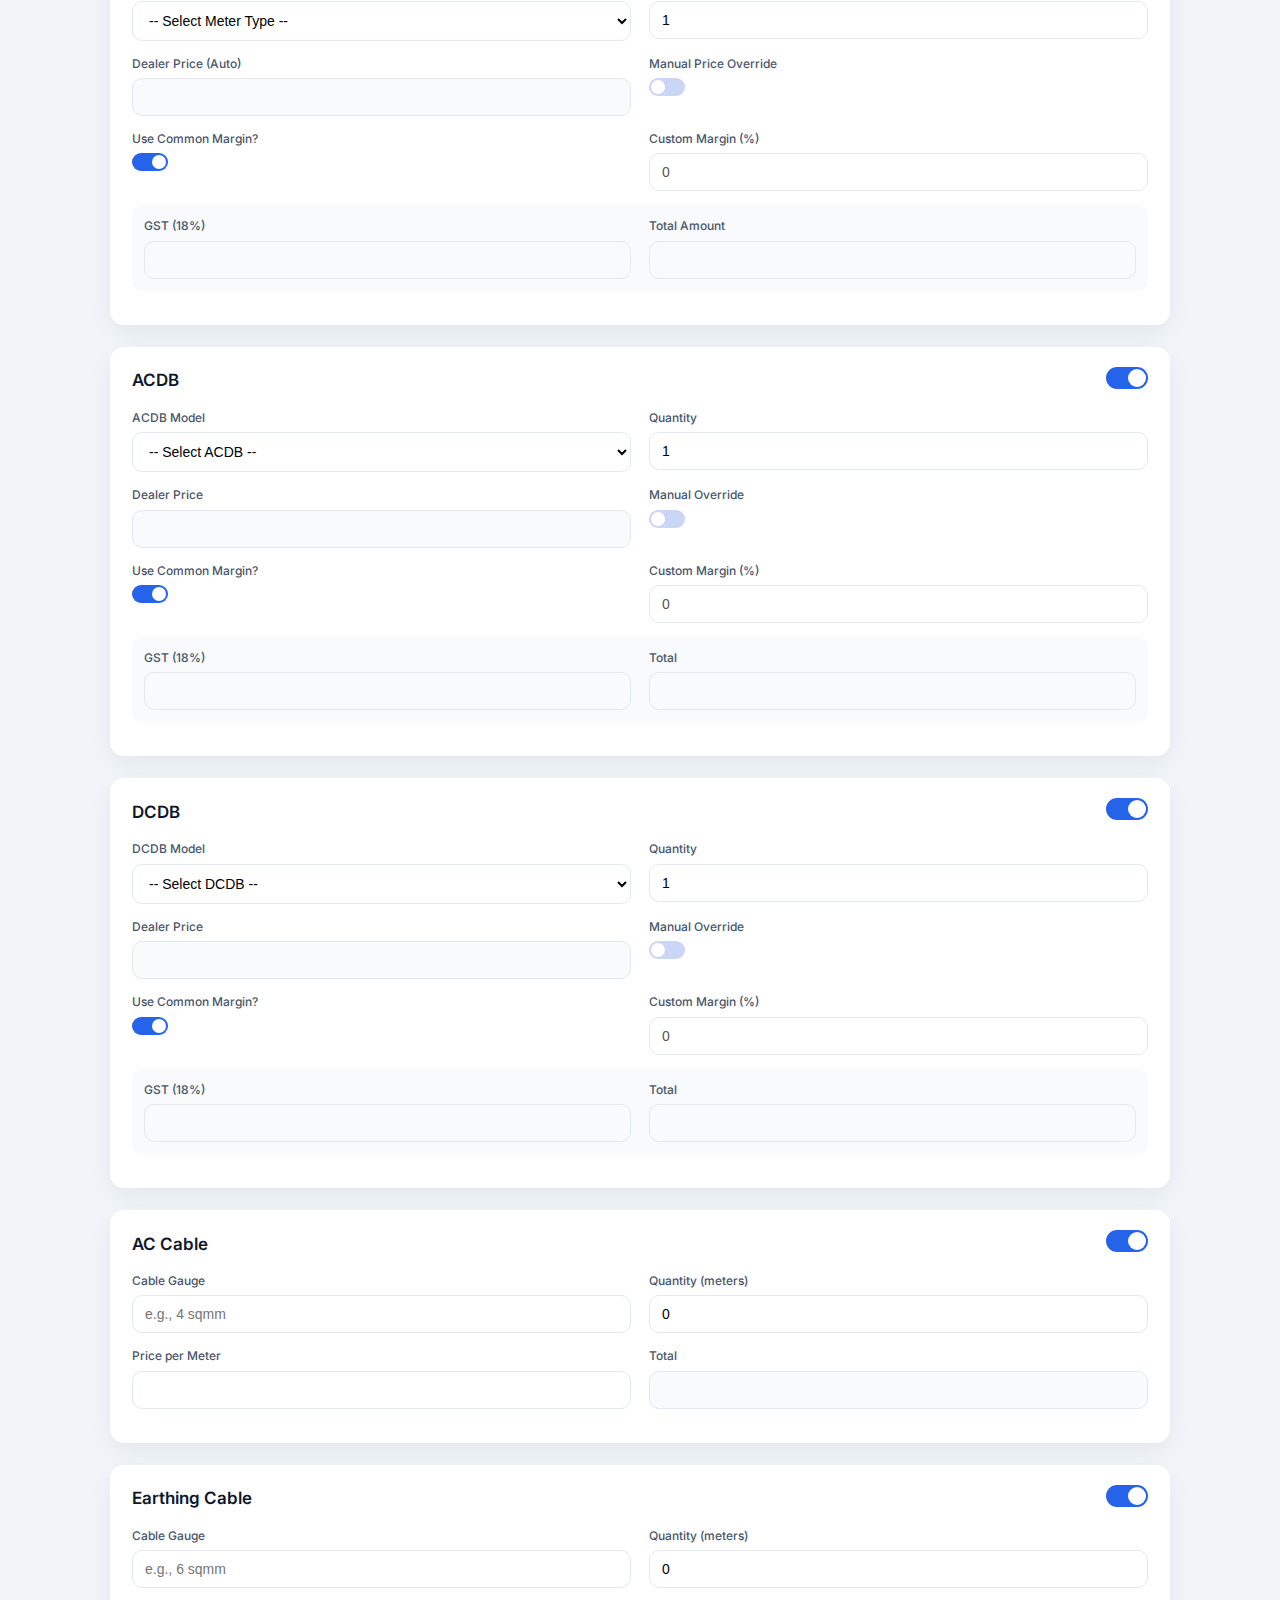
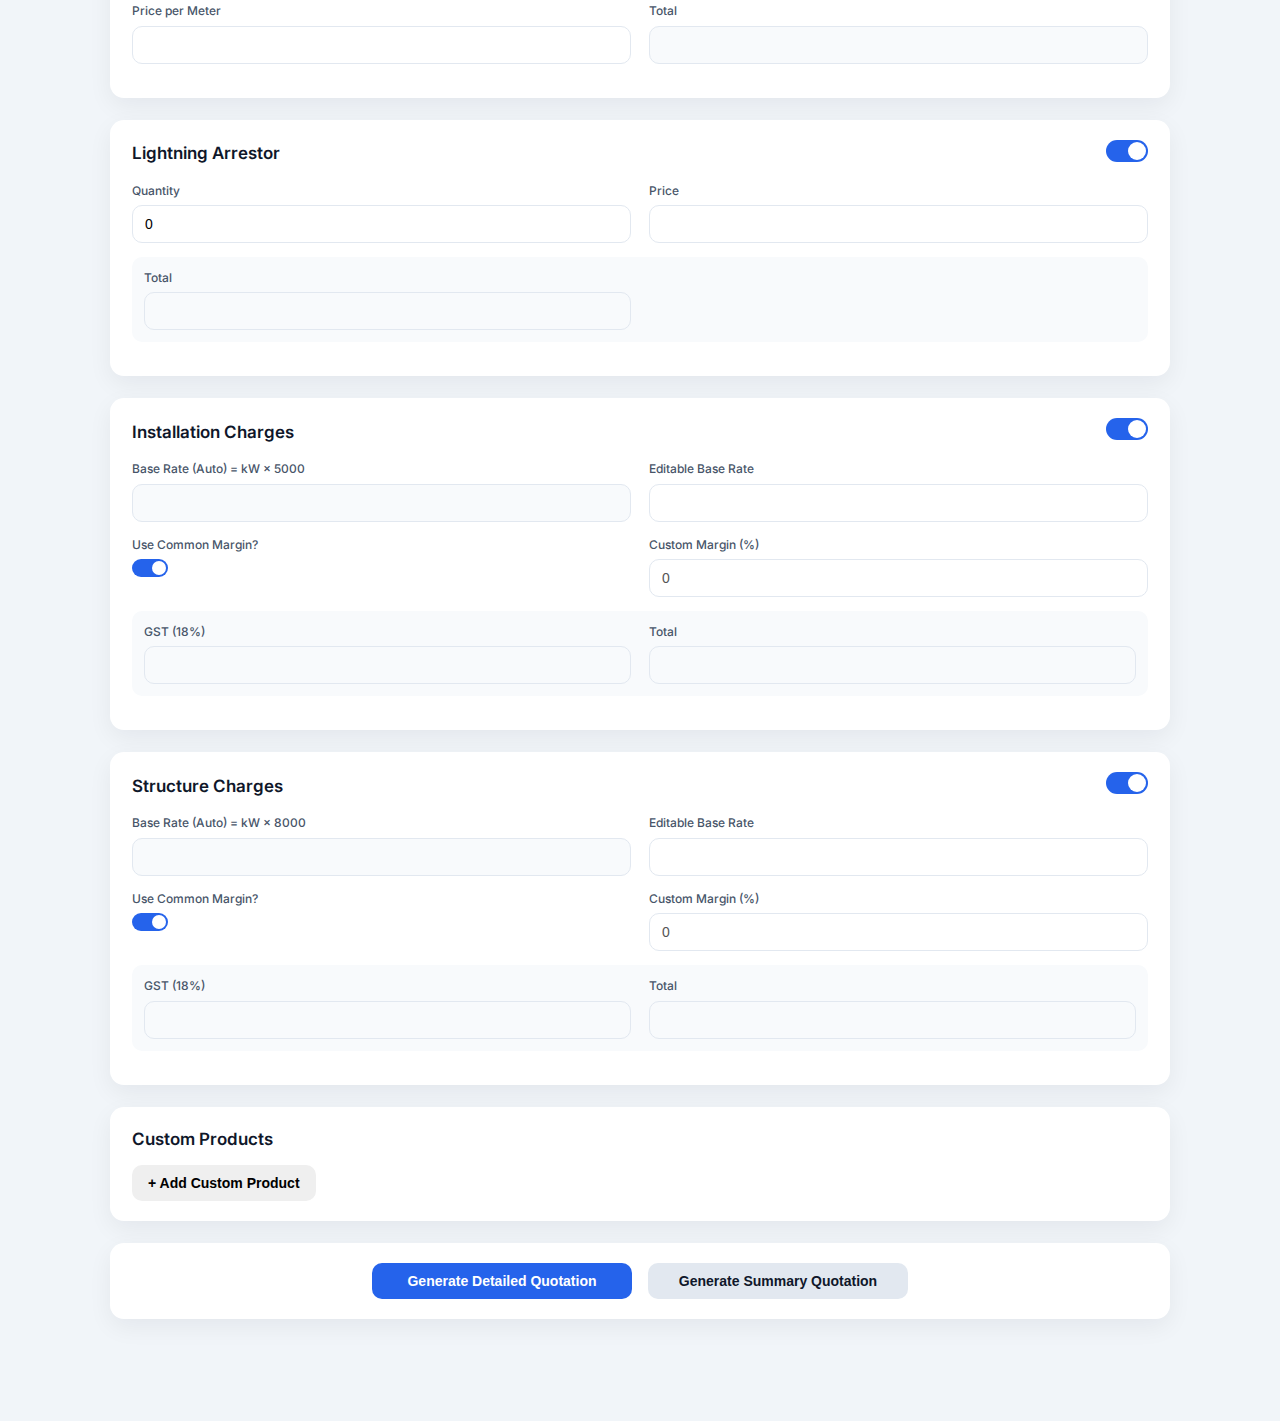
<file: on-grid/index.html>
<!DOCTYPE html>
<html lang="en">
<head>
    <meta charset="UTF-8" />
    <meta name="viewport" content="width=device-width, initial-scale=1.0" />
    <title>On-Grid Solar Quotation Builder</title>

    <!-- Main Stylesheet -->
    <link rel="stylesheet" href="style.css" />

    <!-- Google Fonts -->
    <link href="https://fonts.googleapis.com/css2?family=Inter:wght@300;400;500;600;700&display=swap" rel="stylesheet">
</head>

<body>
    <header class="page-header">
        <h1>On-Grid Solar Quotation Builder</h1>
        <a class="back-home" href="../index.html">← Back to Home</a>
    </header>

    <main class="container">

        <!-- ========================= -->
        <!--   CUSTOMER INFORMATION    -->
        <!-- ========================= -->
        <section class="card">
            <h2>Customer Information</h2>

            <div class="row">
                <div class="col">
                    <label>Customer Name</label>
                    <input type="text" id="customerName" placeholder="Enter customer name" />
                </div>

                <div class="col">
                    <label>Customer Address</label>
                    <input type="text" id="customerAddress" placeholder="Enter customer address" />
                </div>
            </div>

            <div class="row">
                <div class="col">
                    <label>Customer Email</label>
                    <input type="email" id="customerEmail" placeholder="example@email.com" />
                </div>

                <div class="col">
                    <label>Customer City</label>
                    <input type="text" id="customerCity" placeholder="City" />
                </div>
            </div>
        </section>

        <!-- ========================= -->
        <!--     SYSTEM CAPACITY       -->
        <!-- ========================= -->
        <section class="card">
            <h2>System Capacity</h2>

            <div class="row">
                <div class="col">
                    <label>Required System Size (kW)</label>
                    <input type="number" id="systemKw" min="1" placeholder="Enter kW (e.g., 3)" oninput="updateSystemKW()" />
                </div>

                <div class="col">
                    <label>Common Margin (%)</label>
                    <input type="number" id="commonMargin" min="0" max="100" value="20" oninput="applyCommonMargin()" />
                </div>
            </div>
        </section>

        <!-- =================================================== -->
        <!--      PRODUCT CARD — INVERTER (FULL FIELD CARD)      -->
        <!-- =================================================== -->
        <section class="card" id="inverterCard">
            <div class="card-header">
                <h2>Inverter</h2>
                <label class="switch">
                    <input type="checkbox" id="enableInverter" checked onclick="toggleProduct('inverter')">
                    <span class="slider round"></span>
                </label>
            </div>

            <div class="row">
                <div class="col">
                    <label>Choose Inverter Model</label>
                    <select id="inverterModel" onchange="updateInverterData()">
                        <option value="">-- Select Inverter --</option>
                        <!-- OPTIONS COME FROM script.js -->
                    </select>
                </div>

                <div class="col">
                    <label>Quantity</label>
                    <input type="number" id="inverterQty" value="1" min="1" oninput="updateInverterData()" />
                </div>
            </div>

            <div class="row">
                <div class="col">
                    <label>Dealer Price (Auto)</label>
                    <input type="number" id="inverterDealer" readonly />
                </div>

                <div class="col">
                    <label>Manual Price Override</label>
                    <label class="switch-small">
                        <input type="checkbox" id="inverterOverrideToggle" onclick="toggleOverride('inverter')">
                        <span class="slider-small round"></span>
                    </label>
                    <input type="number" id="inverterOverridePrice" class="hidden" placeholder="Enter manual price" oninput="updateInverterData()" />
                </div>
            </div>

            <div class="row">
                <div class="col">
                    <label>Use Common Margin?</label>
                    <label class="switch-small">
                        <input type="checkbox" id="inverterUseCommonMargin" checked onclick="updateInverterData()">
                        <span class="slider-small round"></span>
                    </label>
                </div>

                <div class="col">
                    <label>Custom Margin (%)</label>
                    <input type="number" id="inverterCustomMargin" value="0" disabled oninput="updateInverterData()" />
                </div>
            </div>

            <div class="row result-row">
                <div class="col">
                    <label>Effective Rate (After Margin)</label>
                    <input type="number" id="inverterFinalRate" readonly />
                </div>

                <div class="col">
                    <label>GST (5%)</label>
                    <input type="number" id="inverterGST" readonly />
                </div>
            </div>

            <div class="row result-row">
                <div class="col">
                    <label>Total Amount</label>
                    <input type="number" id="inverterTotal" readonly />
                </div>
            </div>
        </section>
        <!-- =================================================== -->
        <!--      PRODUCT CARD — SOLAR PANELS (AUTO QTY)         -->
        <!-- =================================================== -->
        <section class="card" id="panelCard">
            <div class="card-header">
                <h2>Solar Panels</h2>
                <label class="switch">
                    <input type="checkbox" id="enablePanels" checked onclick="toggleProduct('panels')">
                    <span class="slider round"></span>
                </label>
            </div>

            <div class="row">
                <div class="col">
                    <label>Select Panel Model</label>
                    <select id="panelModel" onchange="updatePanelData()">
                        <option value="">-- Select Solar Panel --</option>
                        <!-- PANEL OPTIONS FROM script.js -->
                    </select>
                </div>

                <div class="col">
                    <label>Auto-Calculated Panel Qty</label>
                    <input type="number" id="panelQty" readonly />
                </div>
            </div>

            <div class="row">
                <div class="col">
                    <label>Total DC Capacity (Watt)</label>
                    <input type="number" id="panelCapacity" readonly />
                </div>

                <div class="col">
                    <label>Dealer Price (Auto)</label>
                    <input type="number" id="panelDealer" readonly />
                </div>
            </div>

            <div class="row">
                <div class="col">
                    <label>Manual Price Override</label>
                    <label class="switch-small">
                        <input type="checkbox" id="panelOverrideToggle" onclick="toggleOverride('panels')">
                        <span class="slider-small round"></span>
                    </label>
                    <input type="number" id="panelOverridePrice" class="hidden" placeholder="Enter override price" oninput="updatePanelData()" />
                </div>

                <div class="col">
                    <label>Use Common Margin?</label>
                    <label class="switch-small">
                        <input type="checkbox" id="panelsUseCommonMargin" checked onclick="updatePanelData()">
                        <span class="slider-small round"></span>
                    </label>
                </div>
            </div>

            <div class="row">
                <div class="col">
                    <label>Custom Margin (%)</label>
                    <input type="number" id="panelsCustomMargin" value="0" disabled oninput="updatePanelData()" />
                </div>

                <div class="col">
                    <label>GST (5%)</label>
                    <input type="number" id="panelGST" readonly />
                </div>
            </div>

            <div class="row result-row">
                <div class="col">
                    <label>Effective Rate (After Margin)</label>
                    <input type="number" id="panelFinalRate" readonly />
                </div>

                <div class="col">
                    <label>Total Amount</label>
                    <input type="number" id="panelTotal" readonly />
                </div>
            </div>
        </section>

        <!-- =================================================== -->
        <!--     PRODUCT CARD — BI-DIRECTIONAL METER             -->
        <!-- =================================================== -->
        <section class="card" id="meterCard">
            <div class="card-header">
                <h2>Bi-Directional Meter</h2>
                <label class="switch">
                    <input type="checkbox" id="enableMeter" checked onclick="toggleProduct('meter')">
                    <span class="slider round"></span>
                </label>
            </div>

            <div class="row">
                <div class="col">
                    <label>Meter Type</label>
                    <select id="meterType" onchange="updateMeterData()">
                        <option value="">-- Select Meter Type --</option>
                        <option value="single">Single Phase</option>
                        <option value="three">Three Phase</option>
                    </select>
                </div>

                <div class="col">
                    <label>Quantity</label>
                    <input type="number" id="meterQty" value="1" min="1" oninput="updateMeterData()" />
                </div>
            </div>

            <div class="row">
                <div class="col">
                    <label>Dealer Price (Auto)</label>
                    <input type="number" id="meterDealer" readonly />
                </div>

                <div class="col">
                    <label>Manual Price Override</label>
                    <label class="switch-small">
                        <input type="checkbox" id="meterOverrideToggle" onclick="toggleOverride('meter')">
                        <span class="slider-small round"></span>
                    </label>
                    <input type="number" id="meterOverridePrice" class="hidden" placeholder="Enter override price" oninput="updateMeterData()" />
                </div>
            </div>

            <div class="row">
                <div class="col">
                    <label>Use Common Margin?</label>
                    <label class="switch-small">
                        <input type="checkbox" id="meterUseCommonMargin" checked onclick="updateMeterData()">
                        <span class="slider-small round"></span>
                    </label>
                </div>

                <div class="col">
                    <label>Custom Margin (%)</label>
                    <input type="number" id="meterCustomMargin" disabled value="0" oninput="updateMeterData()" />
                </div>
            </div>

            <div class="row result-row">
                <div class="col">
                    <label>GST (18%)</label>
                    <input type="number" id="meterGST" readonly />
                </div>

                <div class="col">
                    <label>Total Amount</label>
                    <input type="number" id="meterTotal" readonly />
                </div>
            </div>
        </section>

        <!-- =================================================== -->
        <!--            ACDB PRODUCT CARD                        -->
        <!-- =================================================== -->
        <section class="card" id="acdbCard">
            <div class="card-header">
                <h2>ACDB</h2>
                <label class="switch">
                    <input type="checkbox" id="enableACDB" checked onclick="toggleProduct('acdb')">
                    <span class="slider round"></span>
                </label>
            </div>

            <div class="row">
                <div class="col">
                    <label>ACDB Model</label>
                    <select id="acdbModel" onchange="updateACDBData()">
                        <option value="">-- Select ACDB --</option>
                        <!-- ACDB OPTIONS FROM script.js -->
                    </select>
                </div>

                <div class="col">
                    <label>Quantity</label>
                    <input type="number" id="acdbQty" value="1" min="1" oninput="updateACDBData()" />
                </div>
            </div>

            <div class="row">
                <div class="col">
                    <label>Dealer Price</label>
                    <input type="number" id="acdbDealer" readonly />
                </div>

                <div class="col">
                    <label>Manual Override</label>
                    <label class="switch-small">
                        <input type="checkbox" id="acdbOverrideToggle" onclick="toggleOverride('acdb')">
                        <span class="slider-small round"></span>
                    </label>
                    <input id="acdbOverridePrice" class="hidden" type="number" placeholder="Override price" oninput="updateACDBData()">
                </div>
            </div>

            <div class="row">
                <div class="col">
                    <label>Use Common Margin?</label>
                    <label class="switch-small">
                        <input type="checkbox" id="acdbUseCommonMargin" checked onclick="updateACDBData()">
                        <span class="slider-small round"></span>
                    </label>
                </div>

                <div class="col">
                    <label>Custom Margin (%)</label>
                    <input type="number" id="acdbCustomMargin" value="0" disabled oninput="updateACDBData()" />
                </div>
            </div>

            <div class="row result-row">
                <div class="col">
                    <label>GST (18%)</label>
                    <input type="number" id="acdbGST" readonly />
                </div>

                <div class="col">
                    <label>Total</label>
                    <input type="number" id="acdbTotal" readonly />
                </div>
            </div>
        </section>

        <!-- =================================================== -->
        <!--                DCDB PRODUCT CARD                    -->
        <!-- =================================================== -->
        <section class="card" id="dcdbCard">
            <div class="card-header">
                <h2>DCDB</h2>
                <label class="switch">
                    <input type="checkbox" id="enableDCDB" checked onclick="toggleProduct('dcdb')">
                    <span class="slider round"></span>
                </label>
            </div>

            <div class="row">
                <div class="col">
                    <label>DCDB Model</label>
                    <select id="dcdbModel" onchange="updateDCDBData()">
                        <option value="">-- Select DCDB --</option>
                        <!-- OPTIONS FROM script.js -->
                    </select>
                </div>

                <div class="col">
                    <label>Quantity</label>
                    <input type="number" id="dcdbQty" value="1" min="1" oninput="updateDCDBData()" />
                </div>
            </div>

            <div class="row">
                <div class="col">
                    <label>Dealer Price</label>
                    <input type="number" id="dcdbDealer" readonly />
                </div>

                <div class="col">
                    <label>Manual Override</label>
                    <label class="switch-small">
                        <input type="checkbox" id="dcdbOverrideToggle" onclick="toggleOverride('dcdb')">
                        <span class="slider-small round"></span>
                    </label>
                    <input id="dcdbOverridePrice" class="hidden" type="number" placeholder="Override price" oninput="updateDCDBData()">
                </div>
            </div>

            <div class="row">
                <div class="col">
                    <label>Use Common Margin?</label>
                    <label class="switch-small">
                        <input type="checkbox" id="dcdbUseCommonMargin" checked onclick="updateDCDBData()">
                        <span class="slider-small round"></span>
                    </label>
                </div>

                <div class="col">
                    <label>Custom Margin (%)</label>
                    <input type="number" id="dcdbCustomMargin" value="0" disabled oninput="updateDCDBData()" />
                </div>
            </div>

            <div class="row result-row">
                <div class="col">
                    <label>GST (18%)</label>
                    <input type="number" id="dcdbGST" readonly />
                </div>

                <div class="col">
                    <label>Total</label>
                    <input type="number" id="dcdbTotal" readonly />
                </div>
            </div>
        </section>

        <!-- =================================================== -->
        <!--             AC CABLE (SIMPLE FIELD)                 -->
        <!-- =================================================== -->
        <section class="card" id="acCableCard">
            <div class="card-header">
                <h2>AC Cable</h2>
                <label class="switch">
                    <input type="checkbox" id="enableACCable" checked onclick="toggleProduct('acCable')">
                    <span class="slider round"></span>
                </label>
            </div>

            <div class="row">
                <div class="col">
                    <label>Cable Gauge</label>
                    <input type="text" id="acCableGauge" placeholder="e.g., 4 sqmm" oninput="updateACCableData()" />
                </div>

                <div class="col">
                    <label>Quantity (meters)</label>
                    <input type="number" id="acCableQty" value="0" oninput="updateACCableData()" />
                </div>
            </div>

            <div class="row">
                <div class="col">
                    <label>Price per Meter</label>
                    <input type="number" id="acCablePrice" oninput="updateACCableData()" />
                </div>

                <div class="col">
                    <label>Total</label>
                    <input type="number" id="acCableTotal" readonly />
                </div>
            </div>
        </section>

        <!-- =================================================== -->
        <!--          EARTHING CABLE (SIMPLE FIELD)              -->
        <!-- =================================================== -->
        <section class="card" id="earthCableCard">
            <div class="card-header">
                <h2>Earthing Cable</h2>
                <label class="switch">
                    <input type="checkbox" id="enableEarthCable" checked onclick="toggleProduct('earthCable')">
                    <span class="slider round"></span>
                </label>
            </div>

            <div class="row">
                <div class="col">
                    <label>Cable Gauge</label>
                    <input type="text" id="earthCableGauge" placeholder="e.g., 6 sqmm" oninput="updateEarthCableData()" />
                </div>

                <div class="col">
                    <label>Quantity (meters)</label>
                    <input type="number" id="earthCableQty" value="0" oninput="updateEarthCableData()" />
                </div>
            </div>

            <div class="row">
                <div class="col">
                    <label>Price per Meter</label>
                    <input type="number" id="earthCablePrice" oninput="updateEarthCableData()" />
                </div>

                <div class="col">
                    <label>Total</label>
                    <input type="number" id="earthCableTotal" readonly />
                </div>
            </div>
        </section>

        <!-- =================================================== -->
        <!--         LIGHTNING ARRESTOR (SIMPLE FIELD)           -->
        <!-- =================================================== -->
        <section class="card" id="laCard">
            <div class="card-header">
                <h2>Lightning Arrestor</h2>
                <label class="switch">
                    <input type="checkbox" id="enableLA" checked onclick="toggleProduct('la')">
                    <span class="slider round"></span>
                </label>
            </div>

            <div class="row">
                <div class="col">
                    <label>Quantity</label>
                    <input type="number" id="laQty" value="0" oninput="updateLAData()" />
                </div>

                <div class="col">
                    <label>Price</label>
                    <input type="number" id="laPrice" oninput="updateLAData()" />
                </div>
            </div>

            <div class="row result-row">
                <div class="col">
                    <label>Total</label>
                    <input type="number" id="laTotal" readonly />
                </div>
            </div>
        </section>

        <!-- =================================================== -->
        <!--        INSTALLATION CHARGES (FULL CARD)             -->
        <!-- =================================================== -->
        <section class="card" id="installationCard">
            <div class="card-header">
                <h2>Installation Charges</h2>
                <label class="switch">
                    <input type="checkbox" id="enableInstallation" checked onclick="toggleProduct('installation')">
                    <span class="slider round"></span>
                </label>
            </div>

            <div class="row">
                <div class="col">
                    <label>Base Rate (Auto) = kW × 5000</label>
                    <input type="number" id="installBase" readonly />
                </div>

                <div class="col">
                    <label>Editable Base Rate</label>
                    <input type="number" id="installEditable" oninput="updateInstallationData()" />
                </div>
            </div>

            <div class="row">
                <div class="col">
                    <label>Use Common Margin?</label>
                    <label class="switch-small">
                        <input type="checkbox" id="installUseCommonMargin" checked onclick="updateInstallationData()">
                        <span class="slider-small round"></span>
                    </label>
                </div>

                <div class="col">
                    <label>Custom Margin (%)</label>
                    <input type="number" id="installCustomMargin" value="0" disabled oninput="updateInstallationData()" />
                </div>
            </div>

            <div class="row result-row">
                <div class="col">
                    <label>GST (18%)</label>
                    <input type="number" id="installGST" readonly />
                </div>

                <div class="col">
                    <label>Total</label>
                    <input type="number" id="installTotal" readonly />
                </div>
            </div>
        </section>

        <!-- =================================================== -->
        <!--            STRUCTURE CHARGES (FULL CARD)            -->
        <!-- =================================================== -->
        <section class="card" id="structureCard">
            <div class="card-header">
                <h2>Structure Charges</h2>
                <label class="switch">
                    <input type="checkbox" id="enableStructure" checked onclick="toggleProduct('structure')">
                    <span class="slider round"></span>
                </label>
            </div>

            <div class="row">
                <div class="col">
                    <label>Base Rate (Auto) = kW × 8000</label>
                    <input type="number" id="structBase" readonly />
                </div>

                <div class="col">
                    <label>Editable Base Rate</label>
                    <input type="number" id="structEditable" oninput="updateStructureData()" />
                </div>
            </div>

            <div class="row">
                <div class="col">
                    <label>Use Common Margin?</label>
                    <label class="switch-small">
                        <input type="checkbox" id="structUseCommonMargin" checked onclick="updateStructureData()">
                        <span class="slider-small round"></span>
                    </label>
                </div>

                <div class="col">
                    <label>Custom Margin (%)</label>
                    <input type="number" id="structCustomMargin" value="0" disabled oninput="updateStructureData()" />
                </div>
            </div>

            <div class="row result-row">
                <div class="col">
                    <label>GST (18%)</label>
                    <input type="number" id="structGST" readonly />
                </div>

                <div class="col">
                    <label>Total</label>
                    <input type="number" id="structTotal" readonly />
                </div>
            </div>
        </section>
        <!-- =================================================== -->
        <!--            CUSTOM PRODUCT ADD SECTION               -->
        <!-- =================================================== -->
        <section class="card" id="customProductSection">
            <div class="card-header">
                <h2>Custom Products</h2>
            </div>

            <div id="customProductList"></div>

            <button class="btn" onclick="addCustomProduct()">+ Add Custom Product</button>
        </section>

        <!-- =================================================== -->
        <!--       QUOTATION GENERATION BUTTONS                  -->
        <!-- =================================================== -->
        <section class="card generate-card">
            <button class="btn primary" onclick="generateDetailedQuote()">
                Generate Detailed Quotation
            </button>

            <button class="btn secondary" onclick="generateSummaryQuote()">
                Generate Summary Quotation
            </button>
        </section>

    </main>

    <!-- =================================================== -->
    <!--                 SCRIPT IMPORTS                      -->
    <!-- =================================================== -->
    <script src="script.js"></script>

</body>
</html>
</file>
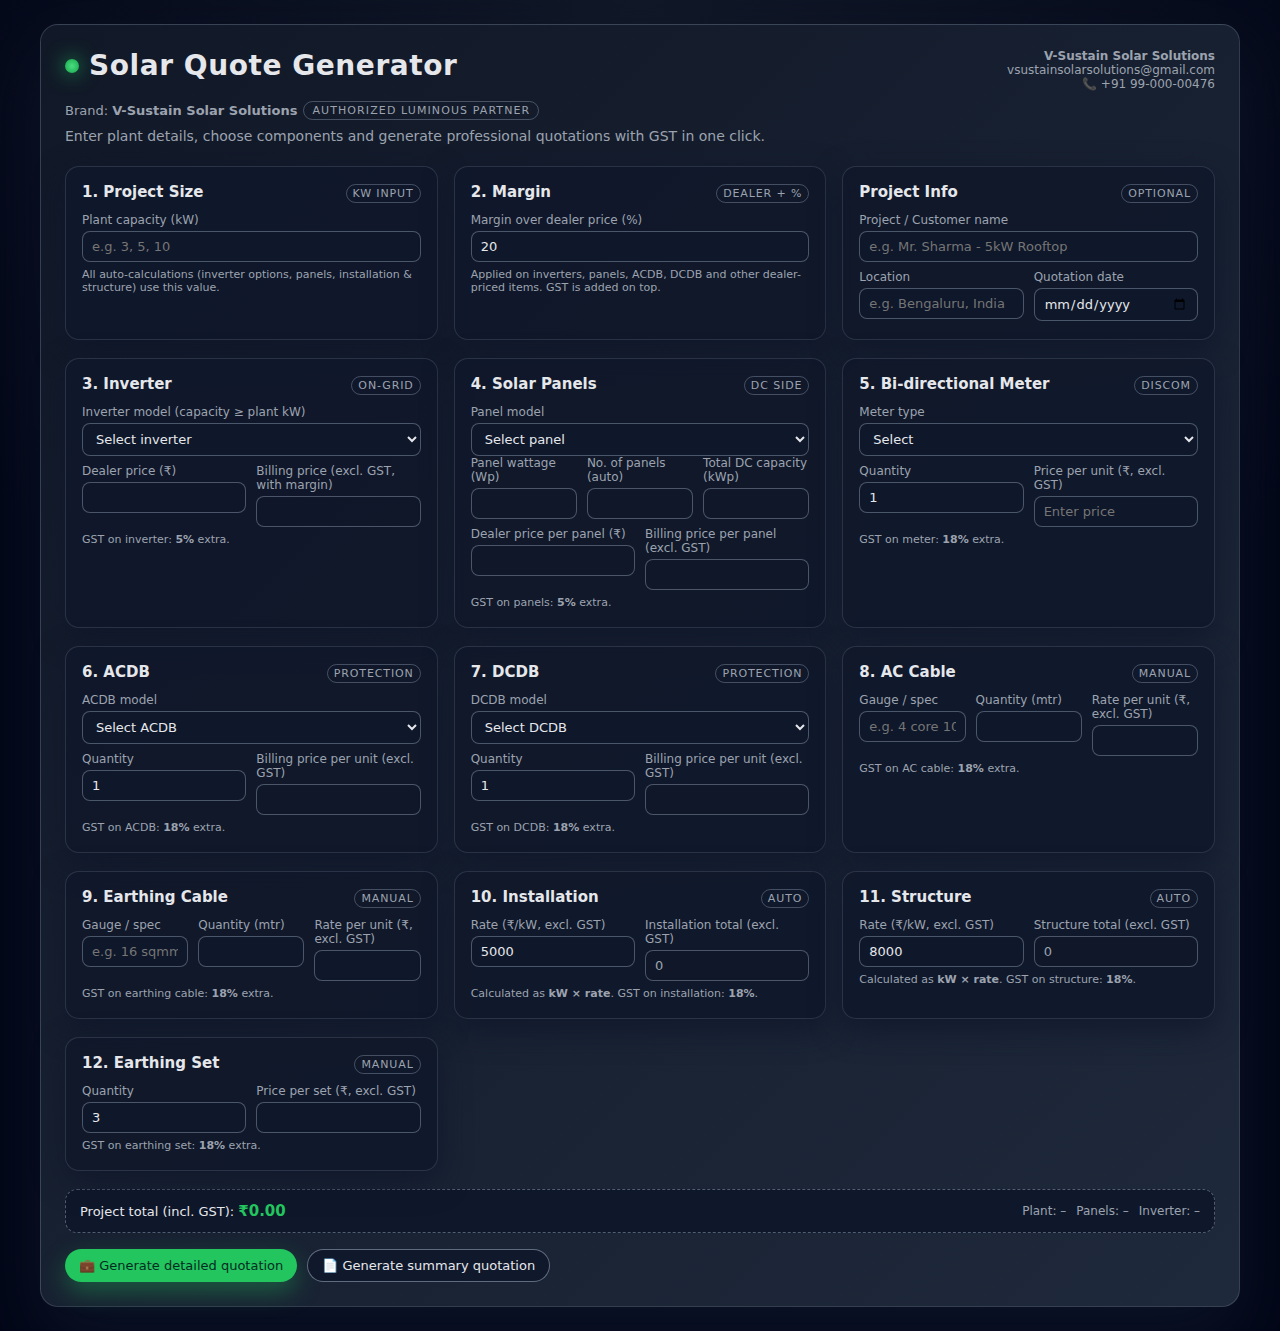
<file: Oldindex.html>
<!DOCTYPE html>
<html lang="en">
<head>
  <meta charset="UTF-8" />
  <title>Solar Quote Generator</title>
  <meta name="viewport" content="width=device-width, initial-scale=1" />
  <style>
    :root {
      --bg: #0f172a;
      --card: #1e293b;
      --card-soft: #111827;
      --accent: #22c55e;
      --accent-soft: rgba(34,197,94,0.2);
      --text: #e5e7eb;
      --muted: #9ca3af;
      --danger: #f87171;
      --primary: #22c55e;
      --primary-soft: #bbf7d0;
      --blue-soft: #dbeafe;
    }

    * {
      box-sizing: border-box;
      font-family: system-ui, -apple-system, BlinkMacSystemFont, "Segoe UI", sans-serif;
    }

    body {
      margin: 0;
      background: radial-gradient(circle at top, #111827 0, #020617 55%);
      color: var(--text);
      min-height: 100vh;
      display: flex;
      align-items: stretch;
      justify-content: center;
      padding: 24px;
    }

    .container {
      width: 100%;
      max-width: 1200px;
      background: linear-gradient(135deg, var(--card-soft), var(--card));
      border-radius: 18px;
      padding: 24px;
      box-shadow: 0 30px 70px rgba(15,23,42,0.8);
      border: 1px solid rgba(148,163,184,0.25);
    }

    h1 {
      margin-top: 0;
      font-size: 28px;
      letter-spacing: 0.02em;
      display: flex;
      align-items: center;
      gap: 10px;
    }

    h1 span.logo-dot {
      width: 14px;
      height: 14px;
      border-radius: 999px;
      background: radial-gradient(circle, #4ade80, #16a34a);
      box-shadow: 0 0 20px rgba(34,197,94,0.9);
    }

    .brand-sub {
      font-size: 13px;
      color: var(--muted);
      display: flex;
      flex-wrap: wrap;
      align-items: center;
      gap: 6px;
      margin-top: 2px;
    }

    .brand-chip {
      padding: 2px 8px;
      border-radius: 999px;
      border: 1px solid rgba(148,163,184,0.4);
      font-size: 11px;
      text-transform: uppercase;
      letter-spacing: 0.1em;
    }

    .subtitle {
      margin-top: 8px;
      color: var(--muted);
      font-size: 14px;
    }

    .grid {
      display: grid;
      grid-template-columns: repeat(12, 1fr);
      gap: 16px;
      margin-top: 18px;
    }

    .card {
      background: rgba(15,23,42,0.9);
      border-radius: 14px;
      padding: 16px 16px 18px;
      border: 1px solid rgba(148,163,184,0.2);
      box-shadow: 0 10px 30px rgba(15,23,42,0.8);
    }

    .card-header {
      display: flex;
      justify-content: space-between;
      align-items: baseline;
      margin-bottom: 10px;
    }

    .card-title {
      font-size: 15px;
      font-weight: 600;
    }

    .card-tag {
      font-size: 11px;
      text-transform: uppercase;
      letter-spacing: 0.08em;
      padding: 2px 6px;
      border-radius: 999px;
      border: 1px solid rgba(148,163,184,0.4);
      color: var(--muted);
    }

    label {
      display: block;
      font-size: 12px;
      color: var(--muted);
      margin-bottom: 4px;
    }

    input, select {
      width: 100%;
      padding: 7px 9px;
      border-radius: 8px;
      border: 1px solid rgba(148,163,184,0.45);
      background: rgba(15,23,42,0.9);
      color: var(--text);
      font-size: 13px;
      outline: none;
      transition: border-color 0.15s, box-shadow 0.15s, background 0.15s;
    }

    input:focus, select:focus {
      border-color: var(--accent);
      box-shadow: 0 0 0 1px var(--accent-soft);
      background: rgba(15,23,42,1);
    }

    input[readonly] {
      background: rgba(15,23,42,0.7);
      color: var(--muted);
    }

    .inline-fields {
      display: grid;
      grid-template-columns: repeat(3, minmax(0,1fr));
      gap: 10px;
    }

    .inline-fields-2 {
      display: grid;
      grid-template-columns: repeat(2, minmax(0,1fr));
      gap: 10px;
    }

    .note {
      font-size: 11px;
      color: var(--muted);
      margin-top: 6px;
    }

    .badge-ok {
      color: #4ade80;
      font-size: 11px;
    }

    .badge-warn {
      color: #facc15;
      font-size: 11px;
    }

    .summary-bar {
      margin-top: 18px;
      padding: 12px 14px;
      border-radius: 12px;
      background: rgba(15,23,42,0.95);
      border: 1px dashed rgba(148,163,184,0.5);
      display: flex;
      justify-content: space-between;
      align-items: center;
      gap: 12px;
      flex-wrap: wrap;
      font-size: 13px;
    }

    .summary-bar strong {
      color: var(--accent);
      font-size: 15px;
    }

    .summary-items {
      display: flex;
      flex-wrap: wrap;
      gap: 10px;
      font-size: 12px;
      color: var(--muted);
    }

    .btn-row {
      margin-top: 16px;
      display: flex;
      flex-wrap: wrap;
      gap: 10px;
    }

    button {
      border-radius: 999px;
      border: none;
      padding: 8px 14px;
      font-size: 13px;
      cursor: pointer;
      display: inline-flex;
      align-items: center;
      gap: 6px;
      font-weight: 500;
      transition: transform 0.12s, box-shadow 0.12s, background 0.12s, opacity 0.12s;
    }

    button.primary {
      background: var(--accent);
      color: #022c22;
      box-shadow: 0 10px 25px rgba(34,197,94,0.35);
    }

    button.secondary {
      background: rgba(15,23,42,0.9);
      color: var(--text);
      border: 1px solid rgba(148,163,184,0.6);
    }

    button:hover {
      transform: translateY(-1px);
      box-shadow: 0 12px 28px rgba(15,23,42,0.85);
      opacity: 0.95;
    }

    button:active {
      transform: translateY(0);
      box-shadow: none;
      opacity: 0.9;
    }

    @media (max-width: 900px) {
      body {
        padding: 12px;
      }
      .grid {
        grid-template-columns: repeat(1, minmax(0,1fr));
      }
    }
  </style>
</head>
<body>
  <div class="container">
    <div style="display:flex; justify-content:space-between; align-items:flex-start; gap:12px;">
      <div>
        <h1>
          <span class="logo-dot"></span>
          Solar Quote Generator
        </h1>
        <div class="brand-sub">
          <span>Brand: <strong>V-Sustain Solar Solutions</strong></span>
          <span class="brand-chip">Authorized Luminous Partner</span>
        </div>
        <div class="subtitle">
          Enter plant details, choose components and generate professional quotations with GST in one click.
        </div>
      </div>
      <div style="text-align:right; font-size:12px; color:var(--muted);">
        <div style="font-weight:600;">V-Sustain Solar Solutions</div>
        <div>vsustainsolarsolutions@gmail.com</div>
        <div>📞 +91 99-000-00476</div>
      </div>
    </div>

    <!-- Top controls -->
    <div class="grid" style="margin-top: 22px;">
      <div class="card" style="grid-column: span 4;">
        <div class="card-header">
          <div class="card-title">1. Project Size</div>
          <div class="card-tag">kW input</div>
        </div>
        <label for="plantKw">Plant capacity (kW)</label>
        <input type="number" id="plantKw" min="0" step="0.1" placeholder="e.g. 3, 5, 10" />
        <div class="note">
          All auto-calculations (inverter options, panels, installation & structure) use this value.
        </div>
      </div>

      <div class="card" style="grid-column: span 4;">
        <div class="card-header">
          <div class="card-title">2. Margin</div>
          <div class="card-tag">Dealer + %</div>
        </div>
        <label for="marginPercent">Margin over dealer price (%)</label>
        <input type="number" id="marginPercent" min="0" max="200" step="1" value="20" />
        <div class="note">
          Applied on inverters, panels, ACDB, DCDB and other dealer-priced items. GST is added on top.
        </div>
      </div>

      <div class="card" style="grid-column: span 4;">
        <div class="card-header">
          <div class="card-title">Project Info</div>
          <div class="card-tag">Optional</div>
        </div>
        <label for="projectName">Project / Customer name</label>
        <input type="text" id="projectName" placeholder="e.g. Mr. Sharma - 5kW Rooftop" />
        <div class="inline-fields-2" style="margin-top: 8px;">
          <div>
            <label for="projectLocation">Location</label>
            <input type="text" id="projectLocation" placeholder="e.g. Bengaluru, India" />
          </div>
          <div>
            <label for="projectDate">Quotation date</label>
            <input type="date" id="projectDate" />
          </div>
        </div>
      </div>
    </div>

    <!-- Components -->
    <div class="grid">
      <!-- Inverter -->
      <div class="card" style="grid-column: span 4;">
        <div class="card-header">
          <div class="card-title">3. Inverter</div>
          <div class="card-tag">On-grid</div>
        </div>
        <label for="inverterSelect">Inverter model (capacity ≥ plant kW)</label>
        <select id="inverterSelect">
          <option value="">Select inverter</option>
        </select>
        <div class="inline-fields-2" style="margin-top: 8px;">
          <div>
            <label>Dealer price (₹)</label>
            <input type="text" id="inverterDealer" readonly />
          </div>
          <div>
            <label>Billing price (excl. GST, with margin)</label>
            <input type="text" id="inverterSell" readonly />
          </div>
        </div>
        <div class="note">GST on inverter: <strong>5%</strong> extra.</div>
      </div>

      <!-- Panels -->
      <div class="card" style="grid-column: span 4;">
        <div class="card-header">
          <div class="card-title">4. Solar Panels</div>
          <div class="card-tag">DC side</div>
        </div>
        <label for="panelSelect">Panel model</label>
        <select id="panelSelect">
          <option value="">Select panel</option>
        </select>

        <div class="inline-fields">
          <div>
            <label>Panel wattage (Wp)</label>
            <input type="text" id="panelWatt" readonly />
          </div>
          <div>
            <label>No. of panels (auto)</label>
            <input type="text" id="panelQty" readonly />
          </div>
          <div>
            <label>Total DC capacity (kWp)</label>
            <input type="text" id="panelCapacity" readonly />
          </div>
        </div>

        <div class="inline-fields-2" style="margin-top:8px;">
          <div>
            <label>Dealer price per panel (₹)</label>
            <input type="text" id="panelDealer" readonly />
          </div>
          <div>
            <label>Billing price per panel (excl. GST)</label>
            <input type="text" id="panelSell" readonly />
          </div>
        </div>

        <div id="panelCapacityNote" class="note"></div>
        <div class="note">GST on panels: <strong>5%</strong> extra.</div>
      </div>

      <!-- Meter -->
      <div class="card" style="grid-column: span 4;">
        <div class="card-header">
          <div class="card-title">5. Bi-directional Meter</div>
          <div class="card-tag">DISCOM</div>
        </div>
        <label for="meterType">Meter type</label>
        <select id="meterType">
          <option value="">Select</option>
          <option value="Single Phase">Single phase</option>
          <option value="Three Phase">Three phase</option>
        </select>
        <div class="inline-fields-2" style="margin-top: 8px;">
          <div>
            <label>Quantity</label>
            <input type="number" id="meterQty" min="0" step="1" value="1" />
          </div>
          <div>
            <label>Price per unit (₹, excl. GST)</label>
            <input type="number" id="meterPrice" min="0" step="1" placeholder="Enter price" />
          </div>
        </div>
        <div class="note">GST on meter: <strong>18%</strong> extra.</div>
      </div>
    </div>

    <div class="grid">
      <!-- ACDB -->
      <div class="card" style="grid-column: span 4;">
        <div class="card-header">
          <div class="card-title">6. ACDB</div>
          <div class="card-tag">Protection</div>
        </div>
        <label for="acdbSelect">ACDB model</label>
        <select id="acdbSelect">
          <option value="">Select ACDB</option>
        </select>
        <div class="inline-fields-2" style="margin-top: 8px;">
          <div>
            <label>Quantity</label>
            <input type="number" id="acdbQty" value="1" min="0" step="1" />
          </div>
          <div>
            <label>Billing price per unit (excl. GST)</label>
            <input type="text" id="acdbSell" readonly />
          </div>
        </div>
        <div class="note">GST on ACDB: <strong>18%</strong> extra.</div>
      </div>

      <!-- DCDB -->
      <div class="card" style="grid-column: span 4;">
        <div class="card-header">
          <div class="card-title">7. DCDB</div>
          <div class="card-tag">Protection</div>
        </div>
        <label for="dcdbSelect">DCDB model</label>
        <select id="dcdbSelect">
          <option value="">Select DCDB</option>
        </select>
        <div class="inline-fields-2" style="margin-top: 8px;">
          <div>
            <label>Quantity</label>
            <input type="number" id="dcdbQty" value="1" min="0" step="1" />
          </div>
          <div>
            <label>Billing price per unit (excl. GST)</label>
            <input type="text" id="dcdbSell" readonly />
          </div>
        </div>
        <div class="note">GST on DCDB: <strong>18%</strong> extra.</div>
      </div>

      <!-- AC Cable -->
      <div class="card" style="grid-column: span 4;">
        <div class="card-header">
          <div class="card-title">8. AC Cable</div>
          <div class="card-tag">Manual</div>
        </div>
        <div class="inline-fields">
          <div>
            <label>Gauge / spec</label>
            <input type="text" id="acCableGauge" placeholder="e.g. 4 core 10 sqmm" />
          </div>
          <div>
            <label>Quantity (mtr)</label>
            <input type="number" id="acCableQty" min="0" step="1" />
          </div>
          <div>
            <label>Rate per unit (₹, excl. GST)</label>
            <input type="number" id="acCablePrice" min="0" step="1" />
          </div>
        </div>
        <div class="note">GST on AC cable: <strong>18%</strong> extra.</div>
      </div>
    </div>

    <div class="grid">
      <!-- Earthing cable -->
      <div class="card" style="grid-column: span 4;">
        <div class="card-header">
          <div class="card-title">9. Earthing Cable</div>
          <div class="card-tag">Manual</div>
        </div>
        <div class="inline-fields">
          <div>
            <label>Gauge / spec</label>
            <input type="text" id="earthCableGauge" placeholder="e.g. 16 sqmm" />
          </div>
          <div>
            <label>Quantity (mtr)</label>
            <input type="number" id="earthCableQty" min="0" step="1" />
          </div>
          <div>
            <label>Rate per unit (₹, excl. GST)</label>
            <input type="number" id="earthCablePrice" min="0" step="1" />
          </div>
        </div>
        <div class="note">GST on earthing cable: <strong>18%</strong> extra.</div>
      </div>

      <!-- Installation -->
      <div class="card" style="grid-column: span 4;">
        <div class="card-header">
          <div class="card-title">10. Installation</div>
          <div class="card-tag">Auto</div>
        </div>
        <div class="inline-fields-2">
          <div>
            <label>Rate (₹/kW, excl. GST)</label>
            <input type="number" id="installRate" value="5000" />
          </div>
          <div>
            <label>Installation total (excl. GST)</label>
            <input type="text" id="installTotal" readonly />
          </div>
        </div>
        <div class="note">
          Calculated as <strong>kW × rate</strong>. GST on installation: <strong>18%</strong>.
        </div>
      </div>

      <!-- Structure -->
      <div class="card" style="grid-column: span 4;">
        <div class="card-header">
          <div class="card-title">11. Structure</div>
          <div class="card-tag">Auto</div>
        </div>
        <div class="inline-fields-2">
          <div>
            <label>Rate (₹/kW, excl. GST)</label>
            <input type="number" id="structureRate" value="8000" />
          </div>
          <div>
            <label>Structure total (excl. GST)</label>
            <input type="text" id="structureTotal" readonly />
          </div>
        </div>
        <div class="note">
          Calculated as <strong>kW × rate</strong>. GST on structure: <strong>18%</strong>.
        </div>
      </div>
    </div>

    <div class="grid">
      <!-- Earthing set -->
      <div class="card" style="grid-column: span 4;">
        <div class="card-header">
          <div class="card-title">12. Earthing Set</div>
          <div class="card-tag">Manual</div>
        </div>
        <div class="inline-fields-2">
          <div>
            <label>Quantity</label>
            <input type="number" id="earthingSetQty" min="0" step="1" value="3" />
          </div>
          <div>
            <label>Price per set (₹, excl. GST)</label>
            <input type="number" id="earthingSetPrice" min="0" step="1" />
          </div>
        </div>
        <div class="note">GST on earthing set: <strong>18%</strong> extra.</div>
      </div>
    </div>

    <!-- Summary + buttons -->
    <div class="summary-bar">
      <div>
        Project total (incl. GST): <strong id="summaryTotal">₹0</strong>
      </div>
      <div class="summary-items">
        <span id="summaryPlant">Plant: –</span>
        <span id="summaryPanels">Panels: –</span>
        <span id="summaryInverter">Inverter: –</span>
      </div>
    </div>

    <div class="btn-row">
      <button type="button" class="primary" id="btnDetailed">
        💼 Generate detailed quotation
      </button>
      <button type="button" class="secondary" id="btnSummary">
        📄 Generate summary quotation
      </button>
    </div>
  </div>

  <script>
    // ---------- DATA SETUP ----------

    const inverters = [
      { model: "NXI 120(2KW) (EXC.DONGLE)", capacityKw: 2, dealerPrice: 16882 },
      { model: "NXI 130(3KW) (EXC.DONGLE)", capacityKw: 3, dealerPrice: 17915 },
      { model: "NXI 130(3KW) (INCL.DONGLE)", capacityKw: 3, dealerPrice: 18022 },
      { model: "NXI T130(3KW) + DONGLE", capacityKw: 3, dealerPrice: 18022 },
      { model: "NXI 140(4KW) (EXC.DONGLE)", capacityKw: 4, dealerPrice: 28509 },
      { model: "NXI 150(5KW) (EXC.DONGLE)", capacityKw: 5, dealerPrice: 30508 },
      { model: "NXI 305(5KW) (EXC.DONGLE)", capacityKw: 5, dealerPrice: 45696 },
      { model: "NXI 306(6KW) (EXC.DONGLE)", capacityKw: 6, dealerPrice: 51206 },
      { model: "NXI 308(8KW) (EXC.DONGLE)", capacityKw: 8, dealerPrice: 57641 },
      { model: "NXI 310(10KW) (EXC.DONGLE)", capacityKw: 10, dealerPrice: 59110 },
      { model: "NXI 312(12KW) (EXC.DONGLE)", capacityKw: 12, dealerPrice: 63560 },
      { model: "NXI 315(15KW) (EXC.DONGLE)", capacityKw: 15, dealerPrice: 66339 },
      { model: "NXI 320(20KW) (EXC.DONGLE)", capacityKw: 20, dealerPrice: 79429 },
      { model: "NXI 325(25KW) (EXC.DONGLE)", capacityKw: 25, dealerPrice: 97180 },
      { model: "NXI 330(30KW) (EXC.DONGLE)", capacityKw: 30, dealerPrice: 110076 },
      { model: "NXI 350(50KW) (EXC.DONGLE)", capacityKw: 50, dealerPrice: 150912 },
      { model: "NXI 360(60KW) (EXC.DONGLE)", capacityKw: 60, dealerPrice: 161198 },
      { model: "NXI 380(80KW) (EXC.DONGLE)", capacityKw: 80, dealerPrice: 251588 },
      { model: "NXI 3100(100KW) (EXC.DONGLE)", capacityKw: 100, dealerPrice: 268801 },
      { model: "NXI W3125(125KW) (INCL.DONGLE)", capacityKw: 125, dealerPrice: 317042 },
      { model: "NXI W3150(150KW) (INCL.DONGLE)", capacityKw: 150, dealerPrice: 344553 },
      { model: "NXI A3250-HV(250KW)", capacityKw: 250, dealerPrice: 417806 },
      { model: "NXI A3250-HV(350KW)", capacityKw: 350, dealerPrice: 555492 }
    ];

    // Mock solar panels based on common wattages, with Bangalore-ish market prices
    // 550Wp actual (dealer) price provided by you: ₹1800
    const panels = [
      { name: "Mono PERC 440Wp (Half-Cut)", watt: 440, dealerPrice: 1500 },
      { name: "Mono PERC 500Wp", watt: 500, dealerPrice: 1650 },
      { name: "Mono PERC 540Wp", watt: 540, dealerPrice: 1750 },
      { name: "Mono PERC 550Wp (Bifacial)", watt: 550, dealerPrice: 1800 }
    ];

    // ACDB & DCDB dealer price list (₹ inc tax in sheet, treated as dealer price ex-GST for margin)
    const acdbItems = [
      { sku: "TSAD0AC32PH1", desc: "ACDB Single Phase 32 Amp (0-5 kW)", dealerPrice: 1899.80 },
      { sku: "TSAD0AC63PH1", desc: "ACDB Single Phase 63 Amp (7 kW)", dealerPrice: 2312.80 },
      { sku: "TSAD0AC40PH1", desc: "ACDB Single Phase 40 Amp (9 kW)", dealerPrice: 2277.40 },
      { sku: "TSAD0AC80PH1", desc: "ACDB Single Phase 80 Amp (11 kW)", dealerPrice: 4708.20 },
      { sku: "TSADAC100PH1", desc: "ACDB Single Phase 100 Amp", dealerPrice: 4920.60 },
      { sku: "TSAD0AC32PH3", desc: "ACDB Three Phase 32 Amp", dealerPrice: 4177.20 }
    ];

    const dcdbItems = [
      { sku: "TSADDC600V11", desc: "DCDB 1 In 1 Out With MCB", dealerPrice: 1939.92 },
      { sku: "TSADDC600V22", desc: "DCDB 2 In 2 Out With Fuse", dealerPrice: 2808.40 },
      { sku: "TSADDC600V21", desc: "DCDB 2 In 1 Out With MCB", dealerPrice: 2997.20 },
      { sku: "TSADDC600V31", desc: "DCDB 3 In 1 Out With MCB", dealerPrice: 3835.00 },
      { sku: "TSADDC600V41", desc: "DCDB 4 In 1 Out With MCB", dealerPrice: 4224.40 },
      { sku: "TSADDC600V11F", desc: "DCDB 1 In 1 Out With Fuse (A)", dealerPrice: 1711.00 },
      { sku: "TSADC600V21F", desc: "DCDB 2 In 1 Out With Fuse", dealerPrice: 2383.60 },
      { sku: "TSADC600V31F", desc: "DCDB 3 In 1 Out With Fuse", dealerPrice: 2725.80 },
      { sku: "TSADC600V41F", desc: "DCDB 4 In 1 Out With Fuse", dealerPrice: 3103.40 }
    ];

    // ---------- HELPERS ----------

    const formatMoney = (value) => {
      if (isNaN(value) || !isFinite(value)) return "₹0";
      return value.toLocaleString("en-IN", {
        style: "currency",
        currency: "INR",
        maximumFractionDigits: 2
      });
    };

    const getMarginFactor = () => {
      const marginInput = document.getElementById("marginPercent");
      const m = parseFloat(marginInput.value || "0");
      if (isNaN(m)) return 1;
      return 1 + m / 100;
    };

    const getPlantKw = () => {
      const plantKwInput = document.getElementById("plantKw");
      const kW = parseFloat(plantKwInput.value || "0");
      return isNaN(kW) ? 0 : kW;
    };

    const getGstRateForType = (type) => {
      // 5% for inverter & panels, 18% for rest
      if (type === "inverter" || type === "panel") return 5;
      return 18;
    };

    const recalcInverterOptions = () => {
      const plantKw = getPlantKw();
      const inverterSelect = document.getElementById("inverterSelect");
      const currentValue = inverterSelect.value;
      inverterSelect.innerHTML = '<option value="">Select inverter</option>';

      const eligible = inverters.filter(i => plantKw === 0 || i.capacityKw >= plantKw);
      eligible.forEach((inv) => {
        const opt = document.createElement("option");
        opt.value = inv.model;
        opt.textContent = `${inv.model} (${inv.capacityKw} kW)`;
        inverterSelect.appendChild(opt);
      });

      const stillExists = Array.from(inverterSelect.options).some(o => o.value === currentValue);
      if (stillExists) inverterSelect.value = currentValue;
      recalcInverterPrice();
    };

    const recalcInverterPrice = () => {
      const inverterSelect = document.getElementById("inverterSelect");
      const inverterDealer = document.getElementById("inverterDealer");
      const inverterSell = document.getElementById("inverterSell");
      const selected = inverters.find(i => i.model === inverterSelect.value);
      const marginFactor = getMarginFactor();

      if (!selected) {
        inverterDealer.value = "";
        inverterSell.value = "";
        return;
      }

      inverterDealer.value = Math.round(selected.dealerPrice).toLocaleString("en-IN");
      const sellPrice = selected.dealerPrice * marginFactor;
      inverterSell.value = Math.round(sellPrice).toLocaleString("en-IN");
    };

    const initPanelOptions = () => {
      const panelSelect = document.getElementById("panelSelect");
      panels.forEach(p => {
        const opt = document.createElement("option");
        opt.value = p.name;
        opt.textContent = `${p.name} (${p.watt} Wp)`;
        panelSelect.appendChild(opt);
      });
    };

    const recalcPanels = () => {
      const panelSelect = document.getElementById("panelSelect");
      const panelWattEl = document.getElementById("panelWatt");
      const panelQtyEl = document.getElementById("panelQty");
      const panelCapEl = document.getElementById("panelCapacity");
      const panelDealerEl = document.getElementById("panelDealer");
      const panelSellEl = document.getElementById("panelSell");
      const noteEl = document.getElementById("panelCapacityNote");

      const selected = panels.find(p => p.name === panelSelect.value);
      const plantKw = getPlantKw();
      const marginFactor = getMarginFactor();

      if (!selected || plantKw <= 0) {
        panelWattEl.value = "";
        panelQtyEl.value = "";
        panelCapEl.value = "";
        panelDealerEl.value = "";
        panelSellEl.value = "";
        noteEl.innerHTML = "";
        return;
      }

      panelWattEl.value = selected.watt;
      panelDealerEl.value = Math.round(selected.dealerPrice).toLocaleString("en-IN");
      const sellPrice = selected.dealerPrice * marginFactor;
      panelSellEl.value = Math.round(sellPrice).toLocaleString("en-IN");

      const requiredWatt = plantKw * 1000;
      const qty = Math.ceil(requiredWatt / selected.watt);
      const totalWatt = qty * selected.watt;
      const totalKw = totalWatt / 1000;

      panelQtyEl.value = qty;
      panelCapEl.value = totalKw.toFixed(2);

      const maxKw = plantKw * 1.1;
      if (totalKw <= maxKw) {
        noteEl.innerHTML = `<span class="badge-ok">✔ Within 10% limit.</span> Panel DC capacity ≈ ${totalKw.toFixed(2)} kWp (max allowed ${maxKw.toFixed(2)} kWp).`;
      } else {
        noteEl.innerHTML = `<span class="badge-warn">⚠ Above 10% limit.</span> Panel DC capacity ≈ ${totalKw.toFixed(2)} kWp (max allowed ${maxKw.toFixed(2)} kWp).`;
      }
    };

    const initAcdbDcdbOptions = () => {
      const acdbSelect = document.getElementById("acdbSelect");
      const dcdbSelect = document.getElementById("dcdbSelect");

      acdbItems.forEach(item => {
        const opt = document.createElement("option");
        opt.value = item.sku;
        opt.textContent = `${item.desc} (${item.sku})`;
        acdbSelect.appendChild(opt);
      });

      dcdbItems.forEach(item => {
        const opt = document.createElement("option");
        opt.value = item.sku;
        opt.textContent = `${item.desc} (${item.sku})`;
        dcdbSelect.appendChild(opt);
      });
    };

    const recalcAcdbPrice = () => {
      const acdbSelect = document.getElementById("acdbSelect");
      const acdbSell = document.getElementById("acdbSell");
      const marginFactor = getMarginFactor();
      const selected = acdbItems.find(i => i.sku === acdbSelect.value);
      if (!selected) {
        acdbSell.value = "";
        return;
      }
      const sell = selected.dealerPrice * marginFactor;
      acdbSell.value = Math.round(sell).toLocaleString("en-IN");
    };

    const recalcDcdbPrice = () => {
      const dcdbSelect = document.getElementById("dcdbSelect");
      const dcdbSell = document.getElementById("dcdbSell");
      const marginFactor = getMarginFactor();
      const selected = dcdbItems.find(i => i.sku === dcdbSelect.value);
      if (!selected) {
        dcdbSell.value = "";
        return;
      }
      const sell = selected.dealerPrice * marginFactor;
      dcdbSell.value = Math.round(sell).toLocaleString("en-IN");
    };

    const recalcInstallAndStructure = () => {
      const plantKw = getPlantKw();
      const installRate = parseFloat(document.getElementById("installRate").value || "0");
      const structureRate = parseFloat(document.getElementById("structureRate").value || "0");

      document.getElementById("installTotal").value =
        Math.round(plantKw * installRate).toLocaleString("en-IN");
      document.getElementById("structureTotal").value =
        Math.round(plantKw * structureRate).toLocaleString("en-IN");
    };

    const parseIndianNumber = (s) => {
      if (!s) return 0;
      const clean = String(s).replace(/,/g, "").trim();
      const val = parseFloat(clean);
      return isNaN(val) ? 0 : val;
    };

    // Build line items for quotations and totals
    const buildLineItems = () => {
      const items = [];
      const marginFactor = getMarginFactor();
      const plantKw = getPlantKw();

      // Panels
      const panelSel = document.getElementById("panelSelect");
      const panel = panels.find(p => p.name === panelSel.value);
      const panelQty = parseFloat(document.getElementById("panelQty").value || "0");
      const panelCapKw = parseFloat(document.getElementById("panelCapacity").value || "0");

      if (panel && panelQty > 0) {
        const baseRate = panel.dealerPrice * marginFactor;
        items.push({
          type: "panel",
          item: "Solar PV Modules",
          desc: `${panelQty} × ${panel.name} (${panel.watt} Wp) | DC capacity ≈ ${panelCapKw.toFixed(2)} kWp`,
          qty: panelQty,
          unit: "Nos",
          baseRate,
          gstPercent: getGstRateForType("panel")
        });
      }

      // Inverter
      const inverterSel = document.getElementById("inverterSelect");
      const inv = inverters.find(i => i.model === inverterSel.value);
      if (inv) {
        const baseRate = inv.dealerPrice * marginFactor;
        items.push({
          type: "inverter",
          item: "Solar Inverter",
          desc: `${inv.model} (${inv.capacityKw} kW)`,
          qty: 1,
          unit: "Nos",
          baseRate,
          gstPercent: getGstRateForType("inverter")
        });
      }

      // ACDB
      const acdbSel = document.getElementById("acdbSelect");
      const acdbQty = parseFloat(document.getElementById("acdbQty").value || "0");
      const acdbItem = acdbItems.find(i => i.sku === acdbSel.value);
      if (acdbItem && acdbQty > 0) {
        const baseRate = acdbItem.dealerPrice * marginFactor;
        items.push({
          type: "acdb",
          item: "ACDB",
          desc: `${acdbItem.desc} (${acdbItem.sku})`,
          qty: acdbQty,
          unit: "Nos",
          baseRate,
          gstPercent: getGstRateForType("acdb")
        });
      }

      // DCDB
      const dcdbSel = document.getElementById("dcdbSelect");
      const dcdbQty = parseFloat(document.getElementById("dcdbQty").value || "0");
      const dcdbItem = dcdbItems.find(i => i.sku === dcdbSel.value);
      if (dcdbItem && dcdbQty > 0) {
        const baseRate = dcdbItem.dealerPrice * marginFactor;
        items.push({
          type: "dcdb",
          item: "DCDB",
          desc: `${dcdbItem.desc} (${dcdbItem.sku})`,
          qty: dcdbQty,
          unit: "Nos",
          baseRate,
          gstPercent: getGstRateForType("dcdb")
        });
      }

      // Meter
      const meterType = document.getElementById("meterType").value || "";
      const meterQty = parseFloat(document.getElementById("meterQty").value || "0");
      const meterPrice = parseFloat(document.getElementById("meterPrice").value || "0");
      if (meterType && meterQty > 0 && meterPrice > 0) {
        items.push({
          type: "meter",
          item: "Bi-directional Energy Meter",
          desc: meterType,
          qty: meterQty,
          unit: "Nos",
          baseRate: meterPrice,
          gstPercent: getGstRateForType("meter")
        });
      }

      // AC cable
      const acCableGauge = document.getElementById("acCableGauge").value || "";
      const acCableQty = parseFloat(document.getElementById("acCableQty").value || "0");
      const acCablePrice = parseFloat(document.getElementById("acCablePrice").value || "0");
      if (acCableQty > 0 && acCablePrice > 0) {
        items.push({
          type: "acCable",
          item: "AC Cable",
          desc: acCableGauge || "AC Cable",
          qty: acCableQty,
          unit: "Mtr",
          baseRate: acCablePrice,
          gstPercent: getGstRateForType("acCable")
        });
      }

      // Earthing cable
      const earthCableGauge = document.getElementById("earthCableGauge").value || "";
      const earthCableQty = parseFloat(document.getElementById("earthCableQty").value || "0");
      const earthCablePrice = parseFloat(document.getElementById("earthCablePrice").value || "0");
      if (earthCableQty > 0 && earthCablePrice > 0) {
        items.push({
          type: "earthCable",
          item: "Earthing Cable",
          desc: earthCableGauge || "Earthing Cable",
          qty: earthCableQty,
          unit: "Mtr",
          baseRate: earthCablePrice,
          gstPercent: getGstRateForType("earthCable")
        });
      }

      // Installation
      const installRate = parseFloat(document.getElementById("installRate").value || "0");
      if (plantKw > 0 && installRate > 0) {
        items.push({
          type: "installation",
          item: "Installation & Commissioning",
          desc: `Complete installation @ ${formatMoney(installRate)} per kW`,
          qty: plantKw,
          unit: "kW",
          baseRate: installRate,
          gstPercent: getGstRateForType("installation")
        });
      }

      // Structure
      const structureRate = parseFloat(document.getElementById("structureRate").value || "0");
      if (plantKw > 0 && structureRate > 0) {
        items.push({
          type: "structure",
          item: "Module Mounting Structure",
          desc: `Hot dipped galvanized structure @ ${formatMoney(structureRate)} per kW`,
          qty: plantKw,
          unit: "kW",
          baseRate: structureRate,
          gstPercent: getGstRateForType("structure")
        });
      }

      // Earthing set
      const earthingSetQty = parseFloat(document.getElementById("earthingSetQty").value || "0");
      const earthingSetPrice = parseFloat(document.getElementById("earthingSetPrice").value || "0");
      if (earthingSetQty > 0 && earthingSetPrice > 0) {
        items.push({
          type: "earthingSet",
          item: "Earthing Set",
          desc: "Earthing arrangement as per design (chemical / GI / copper bonded)",
          qty: earthingSetQty,
          unit: "Set",
          baseRate: earthingSetPrice,
          gstPercent: getGstRateForType("earthingSet")
        });
      }

      return items;
    };

    const calcTotals = () => {
      const items = buildLineItems();
      let subtotal = 0;
      let totalGst = 0;

      items.forEach(item => {
        const amount = item.baseRate * item.qty;
        const gstAmt = amount * item.gstPercent / 100;
        subtotal += amount;
        totalGst += gstAmt;
      });

      const grandTotal = subtotal + totalGst;

      // Update summary bar
      document.getElementById("summaryTotal").textContent = formatMoney(grandTotal);

      const plantKw = getPlantKw();
      const panelSelect = document.getElementById("panelSelect");
      const panelQty = document.getElementById("panelQty").value || "";
      const inverterSelect = document.getElementById("inverterSelect");
      const selectedInv = inverters.find(i => i.model === inverterSelect.value);

      document.getElementById("summaryPlant").textContent =
        plantKw > 0 ? `Plant: ${plantKw} kW` : "Plant: –";
      document.getElementById("summaryPanels").textContent =
        panelSelect.value ? `Panels: ${panelQty} × ${panelSelect.value}` : "Panels: –";
      document.getElementById("summaryInverter").textContent =
        selectedInv ? `Inverter: ${selectedInv.model}` : "Inverter: –";

      return { items, subtotal, totalGst, grandTotal };
    };

    const validateCore = () => {
      const plantKw = getPlantKw();
      const margin = parseFloat(document.getElementById("marginPercent").value || "0");
      if (!plantKw || plantKw <= 0) {
        alert("Please enter a valid plant capacity in kW.");
        return false;
      }
      if (margin < 0) {
        alert("Margin cannot be negative.");
        return false;
      }
      return true;
    };

    // ---------- COMMON SECTIONS FOR QUOTES ----------

    const buildCommonFooterSections = () => {
      return `
      <div class="footer-sections">

        <section class="block">
          <h2>🔒 Warranty Snapshot</h2>
          <div class="warranty-grid">
            <div class="w-card">
              <div class="w-label">PV Modules</div>
              <div class="w-value">30 Years*</div>
            </div>
            <div class="w-card">
              <div class="w-label">Inverter</div>
              <div class="w-value">8 Years*</div>
            </div>
            <div class="w-card">
              <div class="w-label">System</div>
              <div class="w-value">5 Years*</div>
            </div>
          </div>
          <div class="fine-print">
            *Please refer to OEM warranty documents and T&C for full details.  
            *Inverter warranty period depends on the specific make and model.
          </div>
        </section>

        <section class="block">
          <h2>💰 Payment Terms</h2>
          <ul class="bullets">
            <li>40% advance along with Purchase Order.</li>
            <li>50% on material delivery at site.</li>
            <li>10% after successful commissioning of the system.</li>
          </ul>
        </section>

        <section class="block">
          <h2>🌞 Why Luminous Solar with V-Sustain</h2>
          <div class="why-grid">
            <div class="why-card">
              <div class="why-icon">🧩</div>
              <div class="why-title">Customized Solution</div>
              <div class="why-text">System engineered for your roof, load profile and future expansion.</div>
            </div>
            <div class="why-card">
              <div class="why-icon">🛠️</div>
              <div class="why-title">Minimal Maintenance</div>
              <div class="why-text">Rugged components with low downtime and easy serviceability.</div>
            </div>
            <div class="why-card">
              <div class="why-icon">🛡️</div>
              <div class="why-title">Highest Safety Standards</div>
              <div class="why-text">Proper earthing, protection devices and best-practice installation.</div>
            </div>
            <div class="why-card">
              <div class="why-icon">🏅</div>
              <div class="why-title">Quality Products</div>
              <div class="why-text">Genuine Luminous products with proven field performance.</div>
            </div>
            <div class="why-card">
              <div class="why-icon">⚡</div>
              <div class="why-title">Quick ROI</div>
              <div class="why-text">Reliable power generation that pays back in a few years.</div>
            </div>
            <div class="why-card">
              <div class="why-icon">♻️</div>
              <div class="why-title">Smart & Eco-Friendly</div>
              <div class="why-text">Green energy, better branding and a sustainable future.</div>
            </div>
          </div>
        </section>

        <section class="block">
          <h2>📜 General Terms & Conditions</h2>
          <ul class="bullets">
            <li><strong>Taxes & Duties:</strong> Any change in government policy or new taxes, duties or levies will be to the customer’s account.</li>
            <li><strong>Validity:</strong> This quotation is valid for 15 days from the date of issue.</li>
            <li><strong>Packing:</strong> Standard packing is included. Non-standard packing, if required, will be charged extra.</li>
            <li><strong>Delivery Period:</strong> As per mutually agreed terms in the accepted Purchase Order, subject to force majeure conditions.</li>
            <li><strong>Exclusions:</strong> The warranty does not cover defects arising from customer-supplied materials, improper installation by third parties, misuse, experiments, or operation not in line with manufacturer’s manuals and industry practice.</li>
            <li><strong>Cancellation:</strong> Orders once accepted cannot be cancelled without our consent and may attract cancellation charges as per company policy.</li>
            <li><strong>Force Majeure:</strong> Conditions beyond reasonable control (war, strikes, natural calamities, supply disruptions, etc.) may impact delivery schedules.</li>
          </ul>
        </section>

        <section class="block">
          <h2>🤝 Proposal By</h2>
          <div class="proposal-grid">
            <div>
              <div class="proposal-title">V-Sustain Solar Solutions</div>
              <div class="proposal-sub">Authorized Luminous Partner</div>
              <div class="proposal-line">📧 vsustainsolarsolutions@gmail.com</div>
              <div class="proposal-line">📞 Pravesh Kumar Tiwari – +91 99-000-00476</div>
              <div class="proposal-line">📍 NO.33/1, 6th Main, Kanteerava Studio Peenya,<br/>Rajagopalnagar Main Rd, Nandini Layout, Bengaluru, Karnataka 560096</div>
            </div>
            <div>
              <div class="proposal-title">Bank Details</div>
              <div class="proposal-line"><strong>Bank:</strong> BANK OF INDIA (SANJAY NAGAR)</div>
              <div class="proposal-line"><strong>Account No:</strong> 849330150000010</div>
              <div class="proposal-line"><strong>IFSC:</strong> BKID0008493</div>
            </div>
          </div>
        </section>

      </div>
      `;
    };

    // ---------- QUOTATION TEMPLATES ----------

    const buildDetailedQuotationHtml = (totals) => {
      const plantKw = getPlantKw();
      const projectName = document.getElementById("projectName").value || "Solar PV System";
      const projectLocation = document.getElementById("projectLocation").value || "";
      const projectDate = document.getElementById("projectDate").value || "";
      const margin = parseFloat(document.getElementById("marginPercent").value || "0");

      const panelSel = document.getElementById("panelSelect");
      const panel = panels.find(p => p.name === panelSel.value);
      const panelQty = parseFloat(document.getElementById("panelQty").value || "0");
      const panelCapKw = parseFloat(document.getElementById("panelCapacity").value || "0");

      const inverterSel = document.getElementById("inverterSelect");
      const inv = inverters.find(i => i.model === inverterSel.value);

      const rowsHtml = totals.items.map((item, idx) => {
        const amount = item.baseRate * item.qty;
        const gstAmt = amount * item.gstPercent / 100;
        const lineTotal = amount + gstAmt;
        return `
          <tr>
            <td>${idx + 1}</td>
            <td>${item.item}</td>
            <td>${item.desc}</td>
            <td style="text-align:right;">${item.qty.toFixed(2).replace(/\.00$/,"")}</td>
            <td>${item.unit}</td>
            <td style="text-align:right;">${formatMoney(item.baseRate)}</td>
            <td style="text-align:right;">${formatMoney(amount)}</td>
            <td style="text-align:center;">${item.gstPercent}%</td>
            <td style="text-align:right;">${formatMoney(gstAmt)}</td>
            <td style="text-align:right;">${formatMoney(lineTotal)}</td>
          </tr>
        `;
      }).join("");

      return `
<!DOCTYPE html>
<html>
<head>
<meta charset="UTF-8" />
<title>Quotation - ${projectName}</title>
<style>
  body {
    font-family: system-ui, -apple-system, BlinkMacSystemFont, "Segoe UI", sans-serif;
    background: #f3f4f6;
    margin: 0;
    padding: 24px;
    color: #0f172a;
  }
  .quote {
    max-width: 960px;
    margin: 0 auto;
    background: #ffffff;
    border-radius: 14px;
    padding: 24px 28px;
    box-shadow: 0 10px 40px rgba(15,23,42,0.18);
    position: relative;
  }
  .print-btn {
    position: fixed;
    top: 18px;
    right: 24px;
    padding: 6px 12px;
    border-radius: 999px;
    border: none;
    background: #22c55e;
    color: #022c22;
    font-size: 12px;
    cursor: pointer;
    box-shadow: 0 8px 20px rgba(34,197,94,0.4);
    display: inline-flex;
    align-items: center;
    gap: 6px;
  }
  .print-btn span {
    font-size: 14px;
  }
  @media print {
    .print-btn { display:none; }
    body { background:#ffffff; padding:0; }
    .quote { box-shadow:none; border-radius:0; margin:0; }
  }
  h1 {
    margin: 0 0 4px;
    font-size: 24px;
  }
  .brand-line {
    font-size: 13px;
    color: #6b7280;
  }
  .brand-pill {
    display: inline-block;
    font-size: 11px;
    border-radius: 999px;
    padding: 2px 8px;
    border: 1px solid #22c55e;
    color: #166534;
    background: #dcfce7;
    margin-top: 4px;
  }
  .meta {
    font-size: 13px;
    color: #6b7280;
    margin-bottom: 18px;
  }
  .meta span {
    display: inline-block;
    margin-right: 16px;
  }
  table {
    width: 100%;
    border-collapse: collapse;
    margin-top: 18px;
    font-size: 12px;
  }
  th, td {
    border: 1px solid #e5e7eb;
    padding: 6px 6px;
    vertical-align: top;
  }
  th {
    background: #f9fafb;
    text-align: left;
  }
  tfoot td {
    font-weight: 600;
  }
  tfoot tr.subtotal-row td {
    border-top: 2px solid #0f172a;
  }
  .totals {
    margin-top: 12px;
    text-align: right;
  }
  .totals strong {
    font-size: 18px;
    color: #16a34a;
  }
  .footer-sections {
    margin-top: 24px;
    border-top: 1px solid #e5e7eb;
    padding-top: 18px;
    font-size: 12px;
    color: #374151;
  }
  .block {
    margin-bottom: 16px;
  }
  .block h2 {
    margin: 0 0 6px;
    font-size: 14px;
    display:flex;
    align-items:center;
    gap:6px;
  }
  .warranty-grid {
    display: flex;
    flex-wrap: wrap;
    gap: 8px;
  }
  .w-card {
    flex: 0 0 120px;
    background: #ecfdf5;
    border-radius: 10px;
    padding: 8px 10px;
    border: 1px solid #bbf7d0;
  }
  .w-label {
    font-size: 11px;
    color: #166534;
  }
  .w-value {
    font-size: 16px;
    font-weight: 600;
    color: #16a34a;
  }
  .fine-print {
    font-size: 11px;
    color: #6b7280;
    margin-top: 6px;
  }
  .bullets {
    margin: 0;
    padding-left: 18px;
  }
  .bullets li {
    margin-bottom: 4px;
  }
  .why-grid {
    display: grid;
    grid-template-columns: repeat(auto-fit, minmax(130px,1fr));
    gap: 8px;
  }
  .why-card {
    background: #eff6ff;
    border-radius: 10px;
    padding: 8px 10px;
    border: 1px solid #bfdbfe;
  }
  .why-icon {
    font-size: 16px;
  }
  .why-title {
    font-size: 12px;
    font-weight: 600;
    margin-top: 2px;
  }
  .why-text {
    font-size: 11px;
    color: #4b5563;
    margin-top: 2px;
  }
  .proposal-grid {
    display: grid;
    grid-template-columns: repeat(auto-fit, minmax(220px,1fr));
    gap: 10px;
  }
  .proposal-title {
    font-weight: 600;
    font-size: 13px;
  }
  .proposal-sub {
    font-size: 11px;
    color: #6b7280;
    margin-bottom: 4px;
  }
  .proposal-line {
    font-size: 11px;
    margin-bottom: 2px;
  }
</style>
</head>
<body>
  <button class="print-btn" onclick="window.print()"><span>📥</span> Download / Print PDF</button>
  <div class="quote">
    <div style="display:flex; justify-content:space-between; align-items:flex-start;">
      <div>
        <h1>Quotation – ${projectName}</h1>
        <div class="brand-line">
          V-Sustain Solar Solutions <span class="brand-pill">Authorized Luminous Partner</span>
        </div>
        <div class="meta">
          <span><strong>Project size:</strong> ${plantKw.toFixed(2)} kW</span>
          ${panel ? `<span><strong>DC Capacity:</strong> ${panelCapKw.toFixed(2)} kWp</span>` : ""}
        </div>
      </div>
      <div style="text-align:right; font-size:12px; color:#6b7280;">
        ${projectLocation ? `<div><strong>Location:</strong> ${projectLocation}</div>` : ""}
        ${projectDate ? `<div><strong>Date:</strong> ${projectDate}</div>` : ""}
        <div><strong>Margin:</strong> ${margin.toFixed(1)} % over dealer</div>
        <div><strong>GST:</strong> 5% on inverter & modules, 18% on others</div>
      </div>
    </div>

    <table>
      <thead>
        <tr>
          <th>#</th>
          <th>Item</th>
          <th>Description</th>
          <th style="text-align:right;">Qty</th>
          <th>Unit</th>
          <th style="text-align:right;">Rate (₹)</th>
          <th style="text-align:right;">Amount (₹)</th>
          <th style="text-align:center;">GST %</th>
          <th style="text-align:right;">GST Amt (₹)</th>
          <th style="text-align:right;">Line Total (₹)</th>
        </tr>
      </thead>
      <tbody>
        ${rowsHtml}
      </tbody>
      <tfoot>
        <tr class="subtotal-row">
          <td colspan="6" style="text-align:right;">Subtotal (before GST)</td>
          <td style="text-align:right;">${formatMoney(totals.subtotal)}</td>
          <td colspan="3"></td>
        </tr>
        <tr>
          <td colspan="6" style="text-align:right;">Total GST</td>
          <td style="text-align:right;">${formatMoney(totals.totalGst)}</td>
          <td colspan="3"></td>
        </tr>
        <tr>
          <td colspan="6" style="text-align:right;">Grand Total (incl. GST)</td>
          <td style="text-align:right;">${formatMoney(totals.grandTotal)}</td>
          <td colspan="3"></td>
        </tr>
      </tfoot>
    </table>

    <div class="totals">
      Total contract value (incl. GST): <strong>${formatMoney(totals.grandTotal)}</strong>
    </div>

    ${buildCommonFooterSections()}
  </div>
</body>
</html>
      `;
    };

    const buildSummaryQuotationHtml = (totals) => {
      const plantKw = getPlantKw();
      const projectName = document.getElementById("projectName").value || "Solar PV System";
      const projectLocation = document.getElementById("projectLocation").value || "";
      const projectDate = document.getElementById("projectDate").value || "";

      const panelSel = document.getElementById("panelSelect");
      const panel = panels.find(p => p.name === panelSel.value);
      const panelQty = parseFloat(document.getElementById("panelQty").value || "0");
      const panelCapKw = parseFloat(document.getElementById("panelCapacity").value || "0");

      const inverterSel = document.getElementById("inverterSelect");
      const inv = inverters.find(i => i.model === inverterSel.value);

      const linesHtml = totals.items.map((item, idx) => `
        <tr>
          <td>${idx + 1}</td>
          <td>${item.item}</td>
          <td>${item.desc}</td>
          <td style="text-align:right;">${item.qty.toFixed(2).replace(/\.00$/,"")}</td>
          <td>${item.unit}</td>
        </tr>
      `).join("");

      return `
<!DOCTYPE html>
<html>
<head>
<meta charset="UTF-8" />
<title>Quotation - ${projectName}</title>
<style>
  body {
    font-family: system-ui, -apple-system, BlinkMacSystemFont, "Segoe UI", sans-serif;
    background: #f9fafb;
    margin: 0;
    padding: 24px;
    color: #0f172a;
  }
  .quote {
    max-width: 760px;
    margin: 0 auto;
    background: #ffffff;
    border-radius: 14px;
    padding: 24px 28px;
    box-shadow: 0 10px 36px rgba(15,23,42,0.15);
    position: relative;
  }
  .print-btn {
    position: fixed;
    top: 18px;
    right: 24px;
    padding: 6px 12px;
    border-radius: 999px;
    border: none;
    background: #22c55e;
    color: #022c22;
    font-size: 12px;
    cursor: pointer;
    box-shadow: 0 8px 20px rgba(34,197,94,0.4);
    display: inline-flex;
    align-items: center;
    gap: 6px;
  }
  .print-btn span {
    font-size: 14px;
  }
  @media print {
    .print-btn { display:none; }
    body { background:#ffffff; padding:0; }
    .quote { box-shadow:none; border-radius:0; margin:0; }
  }
  h1 {
    margin: 0 0 4px;
    font-size: 24px;
  }
  .brand-line {
    font-size: 13px;
    color: #6b7280;
  }
  .brand-pill {
    display: inline-block;
    font-size: 11px;
    border-radius: 999px;
    padding: 2px 8px;
    border: 1px solid #0ea5e9;
    color: #0369a1;
    background: #e0f2fe;
    margin-top: 4px;
  }
  .meta {
    font-size: 13px;
    color: #6b7280;
    margin-bottom: 18px;
  }
  .meta div {
    margin-bottom: 2px;
  }
  .section-title {
    font-size: 13px;
    text-transform: uppercase;
    letter-spacing: 0.14em;
    color: #6b7280;
    margin-bottom: 6px;
  }
  table {
    width: 100%;
    border-collapse: collapse;
    margin-top: 10px;
    font-size: 12px;
  }
  th, td {
    border: 1px solid #e5e7eb;
    padding: 6px 6px;
    vertical-align: top;
  }
  th {
    background: #f9fafb;
    text-align: left;
  }
  .total {
    margin-top: 16px;
    padding-top: 10px;
    border-top: 2px solid #0f172a;
    text-align: right;
  }
  .total strong {
    font-size: 18px;
    color: #16a34a;
  }
  .hint {
    margin-top: 6px;
    font-size: 11px;
    color: #6b7280;
  }
  .footer-sections {
    margin-top: 24px;
    border-top: 1px solid #e5e7eb;
    padding-top: 18px;
    font-size: 12px;
    color: #374151;
  }
  .block {
    margin-bottom: 16px;
  }
  .block h2 {
    margin: 0 0 6px;
    font-size: 14px;
    display:flex;
    align-items:center;
    gap:6px;
  }
  .warranty-grid {
    display: flex;
    flex-wrap: wrap;
    gap: 8px;
  }
  .w-card {
    flex: 0 0 120px;
    background: #ecfdf5;
    border-radius: 10px;
    padding: 8px 10px;
    border: 1px solid #bbf7d0;
  }
  .w-label {
    font-size: 11px;
    color: #166534;
  }
  .w-value {
    font-size: 16px;
    font-weight: 600;
    color: #16a34a;
  }
  .fine-print {
    font-size: 11px;
    color: #6b7280;
    margin-top: 6px;
  }
  .bullets {
    margin: 0;
    padding-left: 18px;
  }
  .bullets li {
    margin-bottom: 4px;
  }
  .why-grid {
    display: grid;
    grid-template-columns: repeat(auto-fit, minmax(130px,1fr));
    gap: 8px;
  }
  .why-card {
    background: #eff6ff;
    border-radius: 10px;
    padding: 8px 10px;
    border: 1px solid #bfdbfe;
  }
  .why-icon {
    font-size: 16px;
  }
  .why-title {
    font-size: 12px;
    font-weight: 600;
    margin-top: 2px;
  }
  .why-text {
    font-size: 11px;
    color: #4b5563;
    margin-top: 2px;
  }
  .proposal-grid {
    display: grid;
    grid-template-columns: repeat(auto-fit, minmax(220px,1fr));
    gap: 10px;
  }
  .proposal-title {
    font-weight: 600;
    font-size: 13px;
  }
  .proposal-sub {
    font-size: 11px;
    color: #6b7280;
    margin-bottom: 4px;
  }
  .proposal-line {
    font-size: 11px;
    margin-bottom: 2px;
  }
</style>
</head>
<body>
  <button class="print-btn" onclick="window.print()"><span>📥</span> Download / Print PDF</button>
  <div class="quote">
    <div style="display:flex; justify-content:space-between; align-items:flex-start;">
      <div>
        <h1>Quotation – ${projectName}</h1>
        <div class="brand-line">
          V-Sustain Solar Solutions <span class="brand-pill">Quotation (Summary)</span>
        </div>
        <div class="meta">
          <div><strong>Project size:</strong> ${plantKw.toFixed(2)} kW</div>
          ${panel ? `<div><strong>Panels:</strong> ${panelQty} × ${panel.name} (${panelCapKw.toFixed(2)} kWp DC)</div>` : ""}
          ${inv ? `<div><strong>Inverter:</strong> ${inv.model} (${inv.capacityKw} kW)</div>` : ""}
        </div>
      </div>
      <div style="text-align:right; font-size:12px; color:#6b7280;">
        ${projectLocation ? `<div><strong>Location:</strong> ${projectLocation}</div>` : ""}
        ${projectDate ? `<div><strong>Date:</strong> ${projectDate}</div>` : ""}
        <div><strong>GST:</strong> 5% on inverter & modules, 18% on others</div>
      </div>
    </div>

    <div class="section-title">Scope overview & bill of quantities</div>
    <table>
      <thead>
        <tr>
          <th>#</th>
          <th>Item</th>
          <th>Description</th>
          <th style="text-align:right;">Qty</th>
          <th>Unit</th>
        </tr>
      </thead>
      <tbody>
        ${linesHtml}
      </tbody>
    </table>

    <div class="total">
      Total project value (incl. GST): <strong>${formatMoney(totals.grandTotal)}</strong>
    </div>
    <div class="hint">
      This is a summary view without item-wise price breakup. A detailed component-wise quotation is also available.
    </div>

    ${buildCommonFooterSections()}
  </div>
</body>
</html>
      `;
    };

    const openInNewWindow = (htmlString) => {
      const w = window.open("", "_blank");
      w.document.open();
      w.document.write(htmlString);
      w.document.close();
    };

    // ---------- EVENT BINDINGS ----------

    window.addEventListener("DOMContentLoaded", () => {
      // Init selects
      recalcInverterOptions();
      initPanelOptions();
      initAcdbDcdbOptions();
      recalcInstallAndStructure();
      calcTotals();

      document.getElementById("plantKw").addEventListener("input", () => {
        recalcInverterOptions();
        recalcPanels();
        recalcInstallAndStructure();
        calcTotals();
      });

      document.getElementById("marginPercent").addEventListener("input", () => {
        recalcInverterPrice();
        recalcAcdbPrice();
        recalcDcdbPrice();
        recalcPanels();
        calcTotals();
      });

      document.getElementById("inverterSelect").addEventListener("change", () => {
        recalcInverterPrice();
        calcTotals();
      });

      document.getElementById("panelSelect").addEventListener("change", () => {
        recalcPanels();
        calcTotals();
      });

      document.getElementById("acdbSelect").addEventListener("change", () => {
        recalcAcdbPrice();
        calcTotals();
      });

      document.getElementById("dcdbSelect").addEventListener("change", () => {
        recalcDcdbPrice();
        calcTotals();
      });

      [
        "acdbQty","dcdbQty","meterQty","meterPrice","acCableQty","acCablePrice",
        "earthCableQty","earthCablePrice","installRate","structureRate",
        "earthingSetQty","earthingSetPrice"
      ].forEach(id => {
        document.getElementById(id).addEventListener("input", () => {
          if (id === "installRate" || id === "structureRate") {
            recalcInstallAndStructure();
          }
          calcTotals();
        });
      });

      document.getElementById("btnDetailed").addEventListener("click", () => {
        if (!validateCore()) return;
        const totals = calcTotals();
        const html = buildDetailedQuotationHtml(totals);
        openInNewWindow(html);
      });

      document.getElementById("btnSummary").addEventListener("click", () => {
        if (!validateCore()) return;
        const totals = calcTotals();
        const html = buildSummaryQuotationHtml(totals);
        openInNewWindow(html);
      });
    });
  </script>
</body>
</html>
</file>
<file: style.css>
* {
  box-sizing: border-box;
  margin: 0;
  padding: 0;
  font-family: system-ui, -apple-system, BlinkMacSystemFont, "Segoe UI", sans-serif;
}

body {
  background: #e5edf5;
  color: #0f172a;
}

.page {
  min-height: 100vh;
  max-width: 1200px;
  margin: 0 auto;
  padding: 24px 16px 32px;
  display: flex;
  flex-direction: column;
  gap: 24px;
}

/* Header */

.header {
  display: flex;
  justify-content: space-between;
  align-items: flex-start;
  gap: 16px;
  padding: 16px 20px;
  border-radius: 18px;
  background: #ffffff;
  box-shadow: 0 12px 30px rgba(15, 23, 42, 0.12);
  border: 1px solid rgba(148, 163, 184, 0.5);
}

.brand {
  display: flex;
  align-items: center;
  gap: 12px;
}

.logo-circle {
  width: 32px;
  height: 32px;
  border-radius: 999px;
  background: radial-gradient(circle at 30% 20%, #a7f3d0 0, #22c55e 40%, #15803d 100%);
  box-shadow: 0 0 18px rgba(34, 197, 94, 0.7);
}

.header h1 {
  font-size: 22px;
  letter-spacing: 0.02em;
}

.tagline {
  font-size: 13px;
  color: #6b7280;
  margin-top: 2px;
}

.header-contact {
  font-size: 12px;
  color: #4b5563;
  text-align: right;
}

/* Main */

.main {
  flex: 1;
  display: flex;
  flex-direction: column;
  gap: 16px;
}

.intro {
  padding: 16px 20px;
  border-radius: 14px;
  background: linear-gradient(135deg, #eff6ff, #e0f2fe);
  border: 1px solid #bfdbfe;
  box-shadow: 0 8px 18px rgba(148, 163, 184, 0.32);
}

.intro h2 {
  font-size: 18px;
  margin-bottom: 6px;
}

.intro p {
  font-size: 13px;
  color: #4b5563;
}

/* Cards */

.cards {
  display: grid;
  grid-template-columns: repeat(3, minmax(0, 1fr));
  gap: 16px;
  margin-top: 4px;
}

.card {
  display: flex;
  flex-direction: column;
  gap: 8px;
  padding: 16px 14px 18px;
  border-radius: 16px;
  background: #ffffff;
  border: 1px solid rgba(148, 163, 184, 0.6);
  box-shadow: 0 12px 28px rgba(15, 23, 42, 0.12);
  text-decoration: none;
  color: inherit;
  transition: transform 0.12s ease, box-shadow 0.12s ease, border-color 0.12s ease;
  position: relative;
  overflow: hidden;
}

.card::before {
  content: "";
  position: absolute;
  inset: 0;
  background: radial-gradient(circle at top left, rgba(34, 197, 94, 0.12), transparent 60%);
  opacity: 0;
  transition: opacity 0.12s ease;
}

.card:hover::before {
  opacity: 1;
}

.card:hover {
  transform: translateY(-3px);
  box-shadow: 0 16px 36px rgba(15, 23, 42, 0.18);
  border-color: #22c55e;
}

.card-icon {
  width: 40px;
  height: 40px;
  border-radius: 999px;
  display: flex;
  align-items: center;
  justify-content: center;
  background: #ecfdf5;
  color: #15803d;
  font-size: 20px;
}

.card h3 {
  font-size: 16px;
  margin-top: 4px;
}

.card p {
  font-size: 13px;
  color: #4b5563;
}

.card-points {
  margin-top: 4px;
  padding-left: 18px;
  font-size: 12px;
  color: #4b5563;
}

.card-points li {
  margin-bottom: 2px;
}

.card-cta {
  margin-top: 8px;
  font-size: 13px;
  font-weight: 500;
  color: #15803d;
}

/* Footer */

.footer {
  font-size: 12px;
  color: #6b7280;
  text-align: center;
  margin-top: 8px;
}

.footer-sub {
  font-size: 11px;
  color: #9ca3af;
  margin-top: 2px;
}

/* Responsive */

@media (max-width: 900px) {
  .header {
    flex-direction: column;
    align-items: flex-start;
  }
  .header-contact {
    text-align: left;
  }
  .cards {
    grid-template-columns: repeat(1, minmax(0, 1fr));
  }
}
</file>
<file: hybrid/style.css>
* {
  box-sizing: border-box;
  margin: 0;
  padding: 0;
  font-family: system-ui, -apple-system, 'Segoe UI', sans-serif;
}

body {
  background: #f1f5f9;
  color: #0f172a;
}

.page {
  max-width: 900px;
  margin: 0 auto;
  padding: 24px;
}

.header {
  display: flex;
  justify-content: space-between;
  align-items: center;
  margin-bottom: 24px;
}

.header h1 {
  font-size: 26px;
  color: #075985;
}

.back-btn {
  background: #075985;
  color: #fff;
  padding: 6px 12px;
  border-radius: 6px;
  text-decoration: none;
}

.card {
  background: #ffffff;
  padding: 18px;
  border-radius: 14px;
  margin-bottom: 20px;
  box-shadow: 0 8px 24px rgba(15, 23, 42, 0.12);
  border: 1px solid #cbd5e1;
}

.card.disabled {
  opacity: 0.5;
  pointer-events: none;
}

.card-header {
  display: flex;
  justify-content: space-between;
  align-items: center;
}

.toggle {
  display: flex;
  align-items: center;
  gap: 6px;
  font-size: 13px;
}

input[type="checkbox"] {
  width: 18px;
  height: 18px;
}

input,
select {
  width: 100%;
  margin: 10px 0 14px;
  padding: 10px;
  border-radius: 8px;
  border: 1px solid #cbd5e1;
  background: #f8fafc;
}

.margin-box {
  background: #ffffff;
  padding: 16px;
  border-radius: 12px;
  border: 1px solid #cbd5e1;
  margin-bottom: 18px;
  box-shadow: 0 8px 24px rgba(15, 23, 42, 0.08);
}

.add-btn {
  background: #22c55e;
  color: white;
  padding: 10px;
  border-radius: 8px;
  width: 100%;
  border: none;
}

.button-row {
  display: flex;
  gap: 20px;
  margin-top: 24px;
}

button {
  flex: 1;
  padding: 14px;
  background: #1d4ed8;
  color: white;
  border-radius: 10px;
  border: none;
  font-size: 16px;
}

button.alt {
  background: #334155;
}

.custom-row {
  display: grid;
  grid-template-columns: repeat(3, 1fr) 80px 120px 120px;
  gap: 10px;
  margin-bottom: 12px;
}

.note {
  font-size: 12px;
  color: #64748b;
}
</file>
<file: on-grid/style.css>
/* ======================================================
   V-SUSTAIN SOLAR SOLUTIONS
   Quotation Builder — Global Styles
   Clean | Centered | Print-Ready
====================================================== */

/* --------------------
   RESET & BASE
-------------------- */
* {
  box-sizing: border-box;
}

body {
  margin: 0;
  font-family: 'Inter', system-ui, -apple-system, BlinkMacSystemFont, sans-serif;
  background: #f1f5f9;
  color: #0f172a;
  line-height: 1.45;
}

/* --------------------
   PAGE HEADER
-------------------- */
.page-header {
  max-width: 1100px;
  margin: 24px auto 12px;
  padding: 0 20px;
  display: flex;
  justify-content: space-between;
  align-items: center;
}

.page-header h1 {
  font-size: 22px;
  font-weight: 700;
  margin: 0;
}

.back-home {
  text-decoration: none;
  font-size: 14px;
  color: #2563eb;
}

/* --------------------
   MAIN CONTAINER
-------------------- */
.container {
  max-width: 1100px;
  margin: 0 auto;
  padding: 24px 20px 80px;
}

/* --------------------
   CARD
-------------------- */
.card {
  background: #ffffff;
  border-radius: 14px;
  padding: 20px 22px;
  margin-bottom: 22px;
  box-shadow: 0 8px 24px rgba(15, 23, 42, 0.06);
}

.card h2 {
  font-size: 17px;
  font-weight: 600;
  margin: 0;
}

/* --------------------
   CARD HEADER
-------------------- */
.card-header {
  display: flex;
  justify-content: space-between;
  align-items: center;
  margin-bottom: 14px;
}

/* --------------------
   GRID ROWS
-------------------- */
.row {
  display: grid;
  grid-template-columns: repeat(2, minmax(0, 1fr));
  gap: 16px 18px;
  margin-bottom: 14px;
}

.row.small {
  grid-template-columns: repeat(6, minmax(0, 1fr));
  gap: 12px;
}

.result-row {
  background: #f8fafc;
  border-radius: 10px;
  padding: 12px;
}

/* --------------------
   COLUMNS
-------------------- */
.col {
  display: flex;
  flex-direction: column;
}

/* --------------------
   LABELS
-------------------- */
label {
  font-size: 12px;
  font-weight: 500;
  color: #475569;
  margin-bottom: 6px;
}

/* --------------------
   INPUTS & SELECTS
-------------------- */
input,
select {
  width: 100%;
  padding: 10px 12px;
  border-radius: 10px;
  border: 1px solid #e2e8f0;
  background: #ffffff;
  font-size: 14px;
  transition: border 0.2s ease, box-shadow 0.2s ease;
}

input[readonly] {
  background: #f8fafc;
  color: #475569;
}

input:focus,
select:focus {
  outline: none;
  border-color: #2563eb;
  box-shadow: 0 0 0 2px rgba(37, 99, 235, 0.12);
}

/* --------------------
   TOGGLES (SWITCH)
-------------------- */
.switch,
.switch-small {
  position: relative;
  display: inline-block;
}

.switch {
  width: 42px;
  height: 22px;
}

.switch-small {
  width: 36px;
  height: 18px;
}

.switch input,
.switch-small input {
  opacity: 0;
  width: 0;
  height: 0;
}

.slider,
.slider-small {
  position: absolute;
  cursor: pointer;
  inset: 0;
  background-color: #cbd5f5;
  transition: 0.3s;
  border-radius: 999px;
}

.slider:before,
.slider-small:before {
  position: absolute;
  content: "";
  background-color: white;
  transition: 0.3s;
  border-radius: 50%;
}

.slider:before {
  height: 18px;
  width: 18px;
  left: 2px;
  bottom: 2px;
}

.slider-small:before {
  height: 14px;
  width: 14px;
  left: 2px;
  bottom: 2px;
}

input:checked + .slider,
input:checked + .slider-small {
  background-color: #2563eb;
}

input:checked + .slider:before {
  transform: translateX(20px);
}

input:checked + .slider-small:before {
  transform: translateX(18px);
}

/* --------------------
   BUTTONS
-------------------- */
.btn {
  padding: 10px 16px;
  border-radius: 10px;
  border: none;
  font-size: 14px;
  font-weight: 600;
  cursor: pointer;
  transition: background 0.2s ease;
}

.btn.primary {
  background: #2563eb;
  color: white;
}

.btn.primary:hover {
  background: #1d4ed8;
}

.btn.secondary {
  background: #e2e8f0;
  color: #0f172a;
}

.btn.secondary:hover {
  background: #cbd5f5;
}

.btn.danger {
  background: #ef4444;
  color: white;
}

.btn.danger:hover {
  background: #dc2626;
}

/* --------------------
   GENERATE BUTTON CARD
-------------------- */
.generate-card {
  display: flex;
  justify-content: center;
  gap: 16px;
}

.generate-card button {
  min-width: 260px;
}

/* --------------------
   CUSTOM PRODUCT
-------------------- */
.custom-row {
  margin-bottom: 10px;
}

/* --------------------
   HELPERS
-------------------- */
.hidden {
  display: none;
}

/* --------------------
   MOBILE RESPONSIVE
-------------------- */
@media (max-width: 900px) {
  .row {
    grid-template-columns: 1fr;
  }

  .row.small {
    grid-template-columns: 1fr;
  }

  .generate-card {
    flex-direction: column;
  }

  .generate-card button {
    width: 100%;
  }

  .page-header {
    flex-direction: column;
    align-items: flex-start;
    gap: 8px;
  }
}

/* --------------------
   PRINT SAFETY
-------------------- */
@media print {
  body {
    background: white;
  }

  .page-header,
  .generate-card {
    display: none;
  }

  .card {
    box-shadow: none;
    page-break-inside: avoid;
  }
}
</file>
